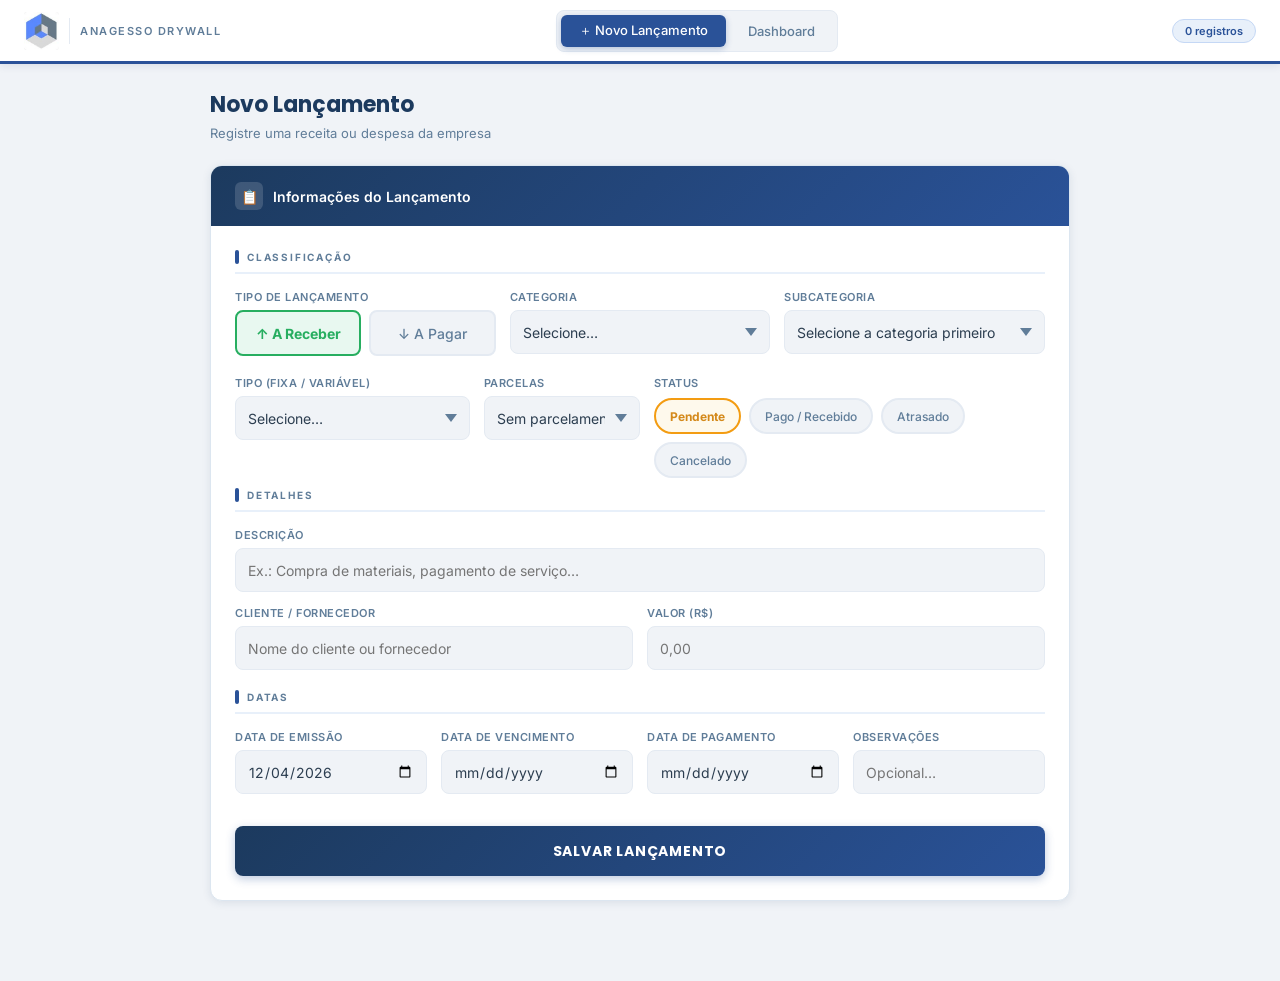
<file: ERP-ANAGESSO.html>
<!DOCTYPE html>
<html lang="pt-BR">
<head>
<meta charset="UTF-8">
<meta name="viewport" content="width=device-width, initial-scale=1.0">
<title>ERP Financeiro — Anagesso Drywall</title>
<link href="https://fonts.googleapis.com/css2?family=Inter:wght@400;500;600;700&family=Poppins:wght@700;800&display=swap" rel="stylesheet">
<style>
:root {
  --bd:#1c3a5e;--bm:#2a5298;--bl:#4a7cbf;--bp:#e8f0fa;--bp2:#c5d8f5;
  --st:#607d99;--gd:#2c3e50;--gm:#5d6d7e;--gl:#bdc3c7;
  --gb:#f0f3f7;--gb2:#e4eaf2;--wh:#ffffff;
  --gr:#27ae60;--grl:#e8f8f0;--grb:#27ae60;
  --rd:#c0392b;--rdl:#fdf0ee;--rdb:#e74c3c;
  --yl:#d4891a;--yll:#fef9ec;--ylb:#f39c12;
  --r:8px;--rl:12px;
  --sh:0 2px 8px rgba(28,58,94,.10);--shm:0 4px 16px rgba(28,58,94,.16);
  --nh:64px;
}
*,*::before,*::after{box-sizing:border-box;margin:0;padding:0}
html{scroll-behavior:smooth}
body{font-family:'Inter',sans-serif;background:var(--gb);color:var(--gd);min-height:100vh}

/* HEADER */
header{position:fixed;top:0;left:0;right:0;height:var(--nh);background:var(--wh);border-bottom:3px solid var(--bm);display:flex;align-items:center;justify-content:space-between;padding:0 24px;z-index:500;box-shadow:var(--sh)}
.hlogo{display:flex;align-items:center;gap:10px}
.hlogo img{height:38px;width:auto;display:block}
.hdiv{width:1px;height:26px;background:var(--gb2)}
.hsubt{font-size:11px;font-weight:600;color:var(--st);letter-spacing:1.5px;text-transform:uppercase}
.nav-desktop{display:flex;gap:4px;background:var(--gb);padding:4px;border-radius:var(--r);border:1px solid var(--gb2)}
.nav-btn{padding:7px 18px;border-radius:6px;border:none;background:transparent;color:var(--st);font-family:'Inter',sans-serif;font-size:13px;font-weight:500;cursor:pointer;transition:all .2s;white-space:nowrap}
.nav-btn.ativo{background:var(--bm);color:var(--wh);box-shadow:0 2px 6px rgba(42,82,152,.3)}
.nav-btn:not(.ativo):hover{background:var(--bp);color:var(--bd)}
.nav-right{display:flex;align-items:center;gap:10px}
.rbadge{background:var(--bp);color:var(--bm);border:1px solid var(--bp2);padding:4px 12px;border-radius:20px;font-size:11px;font-weight:600}
.hamburger{display:none;background:none;border:none;cursor:pointer;padding:8px;color:var(--bd);align-items:center;justify-content:center;width:40px;height:40px}

/* MENU MOBILE */
.mobile-menu{display:none;position:fixed;top:var(--nh);left:0;right:0;background:var(--wh);border-bottom:3px solid var(--bm);padding:10px 16px 16px;z-index:490;box-shadow:var(--shm);flex-direction:column;gap:6px}
.mobile-menu.aberto{display:flex}
.mobile-menu .nav-btn{padding:14px 16px;text-align:left;font-size:15px;border-radius:var(--r);display:block;width:100%}
.menu-overlay{display:none;position:fixed;inset:0;background:rgba(0,0,0,.35);z-index:480}
.menu-overlay.aberto{display:block}

/* PÁGINAS */
.pagina{display:none;padding-top:calc(var(--nh) + 24px);min-height:100vh}
.pagina.ativa{display:block}

/* FORM */
.pg-form{max-width:900px;margin:0 auto;padding:0 20px 80px}
.pg-titulo{margin-bottom:24px}
.pg-titulo h1{font-family:'Poppins',sans-serif;font-size:22px;font-weight:700;color:var(--bd);margin-bottom:4px}
.pg-titulo p{font-size:13px;color:var(--st)}
.card{background:var(--wh);border-radius:var(--rl);box-shadow:var(--sh);border:1px solid #dce6f0;overflow:hidden}
.card-topo{background:linear-gradient(135deg,var(--bd),var(--bm));padding:16px 24px;display:flex;align-items:center;gap:10px}
.card-topo h2{font-size:14px;font-weight:600;color:var(--wh)}
.card-ico{width:28px;height:28px;background:rgba(255,255,255,.15);border-radius:6px;display:flex;align-items:center;justify-content:center;font-size:14px}
.card-corpo{padding:24px}
.secao{font-size:10px;font-weight:700;letter-spacing:1.8px;text-transform:uppercase;color:var(--st);margin-bottom:16px;padding-bottom:8px;border-bottom:2px solid var(--bp);display:flex;align-items:center;gap:8px}
.secao::before{content:'';width:4px;height:14px;background:var(--bm);border-radius:2px;flex-shrink:0}
.grade{display:grid;gap:14px;margin-bottom:24px}
.g3{grid-template-columns:repeat(3,1fr)}
.g2{grid-template-columns:repeat(2,1fr)}
.g4{grid-template-columns:repeat(4,1fr)}
.g15{grid-template-columns:1.5fr 1fr 2.5fr}
.c2{grid-column:span 2}.c3{grid-column:span 3}
.campo{display:flex;flex-direction:column;gap:6px}
.campo label{font-size:11px;font-weight:600;color:var(--st);letter-spacing:.5px;text-transform:uppercase}
input,select,textarea{background:var(--gb);border:1.5px solid var(--gb2);border-radius:var(--r);color:var(--gd);font-family:'Inter',sans-serif;font-size:14px;padding:10px 12px;outline:none;transition:border-color .18s,box-shadow .18s;width:100%;-webkit-appearance:none;appearance:none;min-height:44px}
input:focus,select:focus,textarea:focus{border-color:var(--bm);background:var(--wh);box-shadow:0 0 0 3px rgba(42,82,152,.12)}
select{background-image:url("data:image/svg+xml,%3Csvg xmlns='http://www.w3.org/2000/svg' width='12' height='8'%3E%3Cpath d='M0 0l6 8 6-8z' fill='%23607d99'/%3E%3C/svg%3E");background-repeat:no-repeat;background-position:right 12px center;padding-right:34px;cursor:pointer}
textarea{resize:vertical;min-height:72px}

/* TIPO TOGGLE */
.tipo-tog{display:grid;grid-template-columns:1fr 1fr;gap:8px}
.tipo-btn{padding:12px 8px;border-radius:var(--r);border:2px solid var(--gb2);background:var(--gb);color:var(--st);font-family:'Inter',sans-serif;font-size:14px;font-weight:500;cursor:pointer;transition:all .2s;text-align:center;display:flex;align-items:center;justify-content:center;gap:6px;min-height:46px;-webkit-appearance:none}
.tipo-btn:hover{background:var(--bp);border-color:var(--bl)}
.tipo-btn.receber.ativo{background:var(--grl);border-color:var(--grb);color:var(--gr);font-weight:700}
.tipo-btn.pagar.ativo{background:var(--rdl);border-color:var(--rdb);color:var(--rd);font-weight:700}

/* PILLS */
.pills{display:flex;gap:8px;flex-wrap:wrap;padding:2px 0}
.pill{padding:8px 14px;border-radius:20px;border:2px solid var(--gb2);background:var(--gb);color:var(--st);font-family:'Inter',sans-serif;font-size:12px;font-weight:500;cursor:pointer;transition:all .18s;min-height:36px;display:flex;align-items:center;-webkit-appearance:none}
.pill:hover{border-color:var(--bl);background:var(--bp)}
.pill.ativo[data-v="pendente"]{background:var(--yll);border-color:var(--ylb);color:var(--yl);font-weight:700}
.pill.ativo[data-v="pago"]{background:var(--grl);border-color:var(--grb);color:var(--gr);font-weight:700}
.pill.ativo[data-v="atrasado"]{background:var(--rdl);border-color:var(--rdb);color:var(--rd);font-weight:700}
.pill.ativo[data-v="cancelado"]{background:var(--gb2);border-color:var(--gl);color:var(--gm);font-weight:700}

.parc-info{font-size:12px;color:var(--bm);padding:8px 12px;background:var(--bp);border-radius:var(--r);border-left:3px solid var(--bm);display:none;margin-bottom:8px}
.btn-salvar{width:100%;padding:14px;background:linear-gradient(135deg,var(--bd),var(--bm));color:var(--wh);border:none;border-radius:var(--r);font-family:'Poppins',sans-serif;font-size:14px;font-weight:700;letter-spacing:.8px;text-transform:uppercase;cursor:pointer;transition:all .2s;margin-top:8px;box-shadow:0 3px 10px rgba(42,82,152,.3);min-height:50px}
.btn-salvar:hover{box-shadow:0 5px 16px rgba(42,82,152,.45);transform:translateY(-1px)}
.btn-salvar:active{transform:translateY(0)}

/* DASHBOARD */
.pg-dash{padding:0 20px 100px;max-width:1400px;margin:0 auto}
.pg-dash .pg-titulo{padding-top:calc(var(--nh) + 24px);margin-bottom:20px}
.alertas{margin-bottom:20px;display:flex;flex-direction:column;gap:8px}
.alerta{display:flex;align-items:center;gap:12px;padding:12px 16px;border-radius:var(--r);border-left:4px solid;font-size:13px;font-weight:500;box-shadow:var(--sh)}
.alerta.perigo{border-color:var(--rdb);color:var(--rd);background:var(--rdl)}
.alerta.aviso{border-color:var(--ylb);color:var(--yl);background:var(--yll)}
.alerta.info{border-color:var(--bl);color:var(--bm);background:var(--bp)}
.alerta.ok{border-color:var(--grb);color:var(--gr);background:var(--grl)}
.alerta-ico{font-size:18px;flex-shrink:0}
.alerta-txt{flex:1;line-height:1.4}
.alerta-val{font-weight:700;font-size:14px;white-space:nowrap;margin-left:auto}
.filtros-card{background:var(--wh);border-radius:var(--rl);box-shadow:var(--sh);border:1px solid #dce6f0;padding:16px 20px;margin-bottom:20px}
.filtros-tit{font-size:10px;font-weight:700;letter-spacing:1.5px;text-transform:uppercase;color:var(--st);margin-bottom:12px}
.filtros-linha{display:flex;gap:10px;flex-wrap:wrap;align-items:flex-end}
.filtro-g{display:flex;flex-direction:column;gap:4px}
.filtro-lbl{font-size:10px;font-weight:600;color:var(--st);letter-spacing:.5px;text-transform:uppercase}
.filtro-sel{background:var(--gb);border:1.5px solid var(--gb2);border-radius:var(--r);color:var(--gd);font-family:'Inter',sans-serif;font-size:12px;padding:7px 28px 7px 10px;outline:none;cursor:pointer;min-width:130px;height:38px;background-image:url("data:image/svg+xml,%3Csvg xmlns='http://www.w3.org/2000/svg' width='10' height='6'%3E%3Cpath d='M0 0l5 6 5-6z' fill='%23607d99'/%3E%3C/svg%3E");background-repeat:no-repeat;background-position:right 10px center;-webkit-appearance:none;appearance:none}
.filtro-sel:focus{border-color:var(--bm)}
.btn-limpar{padding:7px 14px;background:var(--rdl);border:1.5px solid var(--rdb);border-radius:var(--r);color:var(--rd);font-family:'Inter',sans-serif;font-size:12px;font-weight:600;cursor:pointer;height:38px;transition:all .18s}
.btn-limpar:hover{background:var(--rdb);color:var(--wh)}
.btn-novo{margin-left:auto;padding:7px 18px;background:var(--bm);border:none;border-radius:var(--r);color:var(--wh);font-family:'Inter',sans-serif;font-size:12px;font-weight:700;cursor:pointer;height:38px;box-shadow:0 2px 8px rgba(42,82,152,.25);transition:background .18s}
.btn-novo:hover{background:var(--bd)}
.metricas{display:grid;grid-template-columns:repeat(4,1fr);gap:14px;margin-bottom:20px}
.metrica{background:var(--wh);border-radius:var(--rl);box-shadow:var(--sh);border:1px solid #dce6f0;padding:18px 20px;position:relative;overflow:hidden}
.metrica::before{content:'';position:absolute;top:0;left:0;right:0;height:4px}
.metrica.cgr::before{background:var(--gr)}.metrica.crd::before{background:var(--rdb)}.metrica.cyl::before{background:var(--ylb)}.metrica.cbl::before{background:var(--bm)}
.met-ico{width:38px;height:38px;border-radius:10px;display:flex;align-items:center;justify-content:center;font-size:17px;margin-bottom:10px}
.met-ico.cgr{background:var(--grl)}.met-ico.crd{background:var(--rdl)}.met-ico.cyl{background:var(--yll)}.met-ico.cbl{background:var(--bp)}
.met-lbl{font-size:10px;font-weight:600;color:var(--st);text-transform:uppercase;letter-spacing:.8px;margin-bottom:4px}
.met-val{font-family:'Poppins',sans-serif;font-size:20px;font-weight:700;letter-spacing:-.5px;margin-bottom:3px}
.met-val.cgr{color:var(--gr)}.met-val.crd{color:var(--rd)}.met-val.cyl{color:var(--yl)}.met-val.cbl{color:var(--bm)}
.met-sub{font-size:11px;color:var(--gl)}
.graficos{display:grid;grid-template-columns:1fr 1fr 1fr;gap:14px;margin-bottom:20px}
.grafico-card{background:var(--wh);border-radius:var(--rl);box-shadow:var(--sh);border:1px solid #dce6f0;padding:20px}
.grafico-tit{font-size:11px;font-weight:700;text-transform:uppercase;letter-spacing:1px;color:var(--bd);margin-bottom:14px;padding-bottom:10px;border-bottom:2px solid var(--bp)}
.donut-wrap{display:flex;flex-direction:column;align-items:center;gap:14px}
.donut-svg{width:130px;height:130px}
.donut-leg{width:100%}
.d-item{display:flex;align-items:center;justify-content:space-between;padding:5px 0;border-bottom:1px solid var(--gb2);font-size:11.5px}
.d-item:last-child{border-bottom:none}
.d-dot{width:8px;height:8px;border-radius:2px;flex-shrink:0}
.d-lbl{color:var(--st);flex:1;margin-left:8px;white-space:nowrap;overflow:hidden;text-overflow:ellipsis}
.d-pct{font-weight:700;color:var(--gd)}
.barras{display:flex;flex-direction:column;gap:11px}
.barra-row{display:flex;align-items:center;gap:10px}
.barra-lbl{font-size:11px;color:var(--st);width:95px;flex-shrink:0;overflow:hidden;text-overflow:ellipsis;white-space:nowrap}
.barra-trilho{flex:1;height:7px;background:var(--gb2);border-radius:4px;overflow:hidden}
.barra-fill{height:100%;border-radius:4px;transition:width .6s ease}
.barra-val{font-size:11px;color:var(--gd);font-weight:600;width:70px;text-align:right;flex-shrink:0}
.status-lista{display:flex;flex-direction:column;gap:10px}
.status-item{display:flex;align-items:center;justify-content:space-between;padding:10px 14px;border-radius:var(--r);border:1.5px solid var(--gb2);background:var(--gb)}
.s-esq{display:flex;align-items:center;gap:8px}
.s-dot{width:8px;height:8px;border-radius:50%}
.s-nome{font-size:12px;font-weight:500;color:var(--gd)}
.s-dir{text-align:right}
.s-cnt{font-family:'Poppins',sans-serif;font-size:20px;font-weight:700;line-height:1}
.s-val{font-size:10px;color:var(--st)}
.tabela-card{background:var(--wh);border-radius:var(--rl);box-shadow:var(--sh);border:1px solid #dce6f0;overflow:hidden}
.tabela-topo{padding:14px 20px;display:flex;align-items:center;justify-content:space-between;border-bottom:1px solid var(--gb2);flex-wrap:wrap;gap:8px}
.tabela-titulo{font-size:13px;font-weight:700;color:var(--bd)}
.tabela-contagem{background:var(--bp);color:var(--bm);border:1px solid var(--bp2);padding:3px 10px;border-radius:20px;font-size:11px;font-weight:600}
.tabela-scroll{overflow-x:auto;-webkit-overflow-scrolling:touch}
table{width:100%;border-collapse:collapse;min-width:700px}
thead th{padding:10px 12px;text-align:left;font-size:10px;letter-spacing:1.2px;text-transform:uppercase;color:var(--st);background:var(--gb);border-bottom:1px solid var(--gb2);white-space:nowrap}
tbody tr{border-bottom:1px solid var(--gb2);transition:background .12s}
tbody tr:last-child{border-bottom:none}
tbody tr:hover{background:var(--bp)}
td{padding:10px 12px;font-size:12px;color:var(--st);white-space:nowrap}
.td-desc{max-width:140px;overflow:hidden;text-overflow:ellipsis;color:var(--gd);font-weight:500}
.td-gr{color:var(--gr);font-weight:600}.td-rd{color:var(--rd);font-weight:600}
.badge{display:inline-flex;align-items:center;padding:3px 9px;border-radius:20px;font-size:10.5px;font-weight:600;border:1.5px solid;white-space:nowrap}
.b-receber{background:var(--grl);border-color:var(--grb);color:var(--gr)}
.b-pagar{background:var(--rdl);border-color:var(--rdb);color:var(--rd)}
.b-pendente{background:var(--yll);border-color:var(--ylb);color:var(--yl)}
.b-pago{background:var(--grl);border-color:var(--grb);color:var(--gr)}
.b-atrasado{background:var(--rdl);border-color:var(--rdb);color:var(--rd)}
.b-cancelado{background:var(--gb2);border-color:var(--gl);color:var(--gm)}
.b-fixa{background:var(--bp);border-color:var(--bp2);color:var(--bm)}
.b-variavel{background:#f3eeff;border-color:#c4a8f0;color:#7b3fe4}
.st-sel{border:1.5px solid;border-radius:20px;font-family:'Inter',sans-serif;font-size:10.5px;font-weight:600;padding:3px 24px 3px 9px;cursor:pointer;outline:none;background-image:url("data:image/svg+xml,%3Csvg xmlns='http://www.w3.org/2000/svg' width='8' height='5'%3E%3Cpath d='M0 0l4 5 4-5z' fill='%23607d99'/%3E%3C/svg%3E");background-repeat:no-repeat;background-position:right 6px center;-webkit-appearance:none;appearance:none}
.st-sel.s-pendente{background-color:var(--yll);border-color:var(--ylb);color:var(--yl)}
.st-sel.s-pago{background-color:var(--grl);border-color:var(--grb);color:var(--gr)}
.st-sel.s-atrasado{background-color:var(--rdl);border-color:var(--rdb);color:var(--rd)}
.st-sel.s-cancelado{background-color:var(--gb2);border-color:var(--gl);color:var(--gm)}
.btn-del{background:none;border:1.5px solid var(--gb2);color:var(--st);padding:4px 10px;border-radius:6px;font-size:11px;cursor:pointer;transition:all .18s;font-family:'Inter',sans-serif}
.btn-del:hover{border-color:var(--rdb);color:var(--rd);background:var(--rdl)}
.vazio{padding:50px 20px;text-align:center}
.vazio-ico{font-size:38px;margin-bottom:10px;opacity:.4}
.vazio-txt{font-size:14px;font-weight:600;color:var(--gm);margin-bottom:4px}
.vazio-sub{font-size:12px;color:var(--gl)}
.toast{position:fixed;bottom:24px;right:20px;background:var(--wh);border:1.5px solid var(--grb);color:var(--gd);padding:12px 18px;border-radius:var(--r);font-size:13px;font-weight:500;z-index:9999;transform:translateY(80px);opacity:0;transition:all .3s cubic-bezier(.34,1.56,.64,1);box-shadow:var(--shm);max-width:320px}
.toast.show{transform:translateY(0);opacity:1}
.toast.erro{border-color:var(--rdb)}

/* NAV MOBILE INFERIOR */
.nav-mobile{display:none;position:fixed;bottom:0;left:0;right:0;height:60px;background:var(--wh);border-top:2px solid var(--bm);z-index:500;box-shadow:0 -2px 12px rgba(28,58,94,.12)}
.nav-mobile-btn{flex:1;display:flex;flex-direction:column;align-items:center;justify-content:center;gap:3px;border:none;background:transparent;font-family:'Inter',sans-serif;font-size:11px;font-weight:500;color:var(--st);cursor:pointer;transition:color .15s;padding:6px 0}
.nav-mobile-btn .icone{font-size:20px;line-height:1}
.nav-mobile-btn.ativo{color:var(--bm);font-weight:700}

/* RESPONSIVO */
@media(max-width:1100px){
  .graficos{grid-template-columns:1fr 1fr}
  .graficos .grafico-card:last-child{grid-column:span 2}
  .metricas{grid-template-columns:repeat(2,1fr)}
}
@media(max-width:768px){
  :root{--nh:56px}
  header{padding:0 14px}
  .hsubt,.hdiv{display:none}
  .hlogo img{height:32px}
  .nav-desktop{display:none}
  .hamburger{display:flex}
  .rbadge{display:none}
  .nav-mobile{display:flex}
  .pagina{padding-top:calc(var(--nh) + 14px)}
  .pg-form{padding:0 12px 80px}
  .pg-dash{padding:0 12px 80px}
  .pg-dash .pg-titulo{padding-top:14px}
  .card-corpo{padding:16px}
  .card-topo{padding:14px 16px}
  .grade.g3{grid-template-columns:1fr 1fr}
  .grade.g4{grid-template-columns:1fr 1fr}
  .grade.g15{grid-template-columns:1fr 1fr}
  .grade.g2{grid-template-columns:1fr}
  .c2,.c3{grid-column:span 1}
  .metricas{grid-template-columns:repeat(2,1fr);gap:10px}
  .graficos{grid-template-columns:1fr}
  .graficos .grafico-card:last-child{grid-column:span 1}
  .filtros-linha{flex-direction:column}
  .filtro-sel,.filtro-g{width:100%;min-width:0}
  .btn-limpar,.btn-novo{width:100%;margin-left:0;text-align:center}
  .metrica{padding:14px}
  .met-val{font-size:17px}
  .toast{bottom:70px;right:12px;left:12px;max-width:none}
}
@media(max-width:480px){
  .grade.g3{grid-template-columns:1fr}
  .grade.g4{grid-template-columns:1fr 1fr}
  .grade.g15{grid-template-columns:1fr}
  .metricas{grid-template-columns:1fr 1fr}
  .pill{font-size:11.5px;padding:7px 11px}
}
</style>
</head>
<body>

<header>
  <div class="hlogo">
    <img src="[data-uri]" alt="Anagesso Drywall">
    <div class="hdiv"></div>
    <span class="hsubt">Anagesso Drywall</span>
  </div>
  <div class="nav-desktop">
    <button class="nav-btn ativo" id="nb-form" onclick="irPara('form')">＋ Novo Lançamento</button>
    <button class="nav-btn"       id="nb-dash" onclick="irPara('dash')">Dashboard</button>
  </div>
  <div class="nav-right">
    <span class="rbadge" id="totalCount">0 registros</span>
    <button class="hamburger" id="btnMenu" onclick="toggleMenu()" aria-label="Menu">
      <svg width="24" height="24" viewBox="0 0 24 24" fill="none" stroke="currentColor" stroke-width="2.5" stroke-linecap="round">
        <line x1="3" y1="6"  x2="21" y2="6"/>
        <line x1="3" y1="12" x2="21" y2="12"/>
        <line x1="3" y1="18" x2="21" y2="18"/>
      </svg>
    </button>
  </div>
</header>

<div class="menu-overlay" id="menuOverlay" onclick="fecharMenu()"></div>
<div class="mobile-menu" id="mobileMenu">
  <button class="nav-btn ativo" id="mm-form" onclick="irPara('form')">📋 Novo Lançamento</button>
  <button class="nav-btn"       id="mm-dash" onclick="irPara('dash')">Dashboard</button>
</div>

<!-- FORMULÁRIO -->
<div id="pagina-form" class="pagina ativa">
  <div class="pg-form">
    <div class="pg-titulo">
      <h1>Novo Lançamento</h1>
      <p>Registre uma receita ou despesa da empresa</p>
    </div>
    <div class="card">
      <div class="card-topo"><div class="card-ico">📋</div><h2>Informações do Lançamento</h2></div>
      <div class="card-corpo">

        <div class="secao">Classificação</div>
        <div class="grade g3" style="margin-bottom:20px">
          <div class="campo">
            <label>Tipo de lançamento</label>
            <div class="tipo-tog">
              <button type="button" class="tipo-btn receber ativo" id="btn-rec" onclick="setTipo('receber')">↑ A Receber</button>
              <button type="button" class="tipo-btn pagar"          id="btn-pag" onclick="setTipo('pagar')">↓ A Pagar</button>
            </div>
            <input type="hidden" id="f-tipo" value="receber">
          </div>
          <div class="campo">
            <label>Categoria</label>
            <select id="f-cat" onchange="atualizarSub()">
              <option value="">Selecione…</option>
              <option value="receita">Receita</option>
              <option value="despesa">Despesa</option>
            </select>
          </div>
          <div class="campo">
            <label>Subcategoria</label>
            <select id="f-sub"><option value="">Selecione a categoria primeiro</option></select>
          </div>
        </div>

        <div class="grade g15" style="margin-bottom:8px">
          <div class="campo">
            <label>Tipo (Fixa / Variável)</label>
            <select id="f-tipod">
              <option value="">Selecione…</option>
              <option value="fixa">Fixa</option>
              <option value="variavel">Variável</option>
            </select>
          </div>
          <div class="campo">
            <label>Parcelas</label>
            <select id="f-parc" onchange="previewParc()"></select>
          </div>
          <div class="campo">
            <label>Status</label>
            <div class="pills">
              <button type="button" class="pill ativo" data-v="pendente"  onclick="setStatus(this)">Pendente</button>
              <button type="button" class="pill"       data-v="pago"      onclick="setStatus(this)">Pago / Recebido</button>
              <button type="button" class="pill"       data-v="atrasado"  onclick="setStatus(this)">Atrasado</button>
              <button type="button" class="pill"       data-v="cancelado" onclick="setStatus(this)">Cancelado</button>
            </div>
            <input type="hidden" id="f-status" value="pendente">
          </div>
        </div>
        <div id="parc-preview" class="parc-info" style="margin-bottom:24px"></div>

        <div class="secao">Detalhes</div>
        <div class="grade g2" style="margin-bottom:20px">
          <div class="campo c2">
            <label>Descrição</label>
            <input type="text" id="f-desc" placeholder="Ex.: Compra de materiais, pagamento de serviço…">
          </div>
          <div class="campo">
            <label>Cliente / Fornecedor</label>
            <input type="text" id="f-parc-nome" placeholder="Nome do cliente ou fornecedor">
          </div>
          <div class="campo">
            <label>Valor (R$)</label>
            <input type="number" id="f-valor" placeholder="0,00" step="0.01" min="0" oninput="previewParc()">
          </div>
        </div>

        <div class="secao">Datas</div>
        <div class="grade g4" style="margin-bottom:24px">
          <div class="campo">
            <label>Data de Emissão</label>
            <input type="date" id="f-emissao">
          </div>
          <div class="campo">
            <label>Data de Vencimento</label>
            <input type="date" id="f-venc" oninput="previewParc()">
          </div>
          <div class="campo">
            <label>Data de Pagamento</label>
            <input type="date" id="f-pag">
          </div>
          <div class="campo">
            <label>Observações</label>
            <input type="text" id="f-obs" placeholder="Opcional…">
          </div>
        </div>

        <button type="button" class="btn-salvar" onclick="salvar()">SALVAR LANÇAMENTO</button>
      </div>
    </div>
  </div>
</div>

<!-- DASHBOARD -->
<div id="pagina-dash" class="pagina">
  <div class="pg-dash">
    <div class="pg-titulo">
      <h1>Dashboard Financeiro</h1>
      <p>Visão gerencial de todas as movimentações</p>
    </div>
    <div class="alertas" id="alertas"></div>
    <div class="filtros-card">
      <div class="filtros-tit">🔍 Filtros</div>
      <div class="filtros-linha">
        <div class="filtro-g"><span class="filtro-lbl">Tipo</span>
          <select class="filtro-sel" id="fil-tipo" onchange="renderTabela()">
            <option value="">Todos</option><option value="receber">A Receber</option><option value="pagar">A Pagar</option>
          </select></div>
        <div class="filtro-g"><span class="filtro-lbl">Categoria</span>
          <select class="filtro-sel" id="fil-cat" onchange="renderTabela()">
            <option value="">Todas</option><option value="receita">Receita</option><option value="despesa">Despesa</option>
          </select></div>
        <div class="filtro-g"><span class="filtro-lbl">Status</span>
          <select class="filtro-sel" id="fil-status" onchange="renderTabela()">
            <option value="">Todos</option><option value="pendente">Pendente</option><option value="pago">Pago/Recebido</option><option value="atrasado">Atrasado</option><option value="cancelado">Cancelado</option>
          </select></div>
        <div class="filtro-g"><span class="filtro-lbl">Período</span>
          <select class="filtro-sel" id="fil-per" onchange="renderTabela()">
            <option value="">Todos</option><option value="7">Próx. 7 dias</option><option value="30">Próx. 30 dias</option><option value="mes">Mês atual</option><option value="vencido">Vencidos</option>
          </select></div>
        <button class="btn-limpar" onclick="limparFiltros()">✕ Limpar</button>
        <button class="btn-novo"   onclick="irPara('form')">＋ Novo</button>
      </div>
    </div>
    <div class="metricas">
      <div class="metrica cgr"><div class="met-ico cgr">💰</div><div class="met-lbl">Total a Receber</div><div class="met-val cgr" id="m-rec">R$ 0,00</div><div class="met-sub" id="m-rec-ct">0 lançamentos</div></div>
      <div class="metrica crd"><div class="met-ico crd">💸</div><div class="met-lbl">Total a Pagar</div><div class="met-val crd" id="m-pag">R$ 0,00</div><div class="met-sub" id="m-pag-ct">0 lançamentos</div></div>
      <div class="metrica cyl"><div class="met-ico cyl">⏳</div><div class="met-lbl">Em Aberto / Pendente</div><div class="met-val cyl" id="m-pend">R$ 0,00</div><div class="met-sub" id="m-pend-ct">0 em aberto</div></div>
      <div class="metrica cbl"><div class="met-ico cbl">📈</div><div class="met-lbl">Saldo Líquido</div><div class="met-val cbl" id="m-saldo">R$ 0,00</div><div class="met-sub" id="m-saldo-sub">Receber − Pagar</div></div>
    </div>
    <div class="graficos">
      <div class="grafico-card"><div class="grafico-tit">Despesas por Subcategoria</div>
        <div class="donut-wrap">
          <svg class="donut-svg" viewBox="0 0 100 100" id="donut-svg"><circle cx="50" cy="50" r="38" fill="none" stroke="#e4eaf2" stroke-width="14"/><text x="50" y="54" text-anchor="middle" font-size="7.5" fill="#bdc3c7" font-family="Inter">sem dados</text></svg>
          <div class="donut-leg" id="donut-leg"></div>
        </div></div>
      <div class="grafico-card"><div class="grafico-tit">Ranking de Despesas</div><div class="barras" id="barras-desp"><div style="color:var(--gl);font-size:12px;padding:20px 0;text-align:center">Nenhuma despesa</div></div></div>
      <div class="grafico-card"><div class="grafico-tit">Por Status</div><div class="status-lista" id="status-lista"></div></div>
    </div>
    <div class="tabela-card">
      <div class="tabela-topo"><span class="tabela-titulo">Lançamentos</span><span class="tabela-contagem" id="tab-cnt">0 registros</span></div>
      <div class="tabela-scroll"><div id="tab-wrap"></div></div>
    </div>
  </div>
</div>

<!-- NAV MOBILE INFERIOR -->
<nav class="nav-mobile">
  <button class="nav-mobile-btn ativo" id="nmb-form" onclick="irPara('form')"><span class="icone">📋</span><span>Lançamento</span></button>
  <button class="nav-mobile-btn"       id="nmb-dash" onclick="irPara('dash')"><span class="icone">📊</span><span>Dashboard</span></button>
</nav>

<div class="toast" id="toast"></div>

<script>
const KEY='anagesso_erp_v3';
function carregar(){try{return JSON.parse(localStorage.getItem(KEY))||[];}catch{return [];}}
function salvarDados(d){localStorage.setItem(KEY,JSON.stringify(d));atualizarContador();}
function atualizarContador(){const n=carregar().length;document.getElementById('totalCount').textContent=n+' registro'+(n!==1?'s':'');}

function irPara(p){
  document.querySelectorAll('.pagina').forEach(x=>x.classList.remove('ativa'));
  document.getElementById('pagina-'+p).classList.add('ativa');
  ['nb-form','nb-dash','mm-form','mm-dash','nmb-form','nmb-dash'].forEach(id=>{
    const el=document.getElementById(id);
    if(el) el.classList.toggle('ativo',(id.endsWith('form')&&p==='form')||(id.endsWith('dash')&&p==='dash'));
  });
  if(p==='dash'){autoStatus();renderDash();}
  fecharMenu();
  window.scrollTo(0,0);
}
function toggleMenu(){
  const m=document.getElementById('mobileMenu'),o=document.getElementById('menuOverlay');
  if(m.classList.contains('aberto')){fecharMenu();}else{m.classList.add('aberto');o.classList.add('aberto');}
}
function fecharMenu(){
  document.getElementById('mobileMenu').classList.remove('aberto');
  document.getElementById('menuOverlay').classList.remove('aberto');
}

const SUBS={
  receita:['Venda de Produto','Serviços Prestados'],
  despesa:['Boletos de fornecedor','Aluguel','Água','Energia','Internet','Cheque','Cartão','Financiamento','Combustível','Mão de Obra','Impostos','Outros']
};
function atualizarSub(){
  const cat=document.getElementById('f-cat').value,sel=document.getElementById('f-sub');
  sel.innerHTML='';
  if(!cat){sel.innerHTML='<option value="">Selecione a categoria primeiro</option>';return;}
  sel.innerHTML='<option value="">Selecione…</option>';
  SUBS[cat].forEach(s=>{const o=document.createElement('option');o.value=s;o.textContent=s;sel.appendChild(o);});
}

(function(){
  const sel=document.getElementById('f-parc');
  sel.innerHTML='<option value="1">Sem parcelamento (1×)</option>';
  for(let i=2;i<=72;i++){const o=document.createElement('option');o.value=i;o.textContent=i+'×';sel.appendChild(o);}
})();

function addMeses(ds,m){const d=new Date(ds+'T00:00:00'),dia=d.getDate();d.setMonth(d.getMonth()+m);if(d.getDate()!==dia)d.setDate(0);return d.toISOString().split('T')[0];}

function previewParc(){
  const n=parseInt(document.getElementById('f-parc').value)||1;
  const v=parseFloat(document.getElementById('f-valor').value)||0;
  const vc=document.getElementById('f-venc').value;
  const el=document.getElementById('parc-preview');
  if(n<=1){el.style.display='none';return;}
  let t=`📦 Serão criados <strong>${n} lançamentos</strong>`;
  if(v>0)t+=` de <strong>${fmtR(v)}</strong> cada — total: <strong>${fmtR(v*n)}</strong>`;
  if(vc)t+=` — de <strong>${fmtD(vc)}</strong> a <strong>${fmtD(addMeses(vc,n-1))}</strong>`;
  el.innerHTML=t+'.';el.style.display='block';
}

function setTipo(t){
  document.getElementById('f-tipo').value=t;
  document.getElementById('btn-rec').classList.toggle('ativo',t==='receber');
  document.getElementById('btn-pag').classList.toggle('ativo',t==='pagar');
  document.getElementById('f-cat').value=t==='receber'?'receita':'despesa';
  atualizarSub();
}
function setStatus(btn){
  document.querySelectorAll('.pill').forEach(p=>p.classList.remove('ativo'));
  btn.classList.add('ativo');
  document.getElementById('f-status').value=btn.dataset.v;
}

function salvar(){
  const tipo    =document.getElementById('f-tipo').value;
  const cat     =document.getElementById('f-cat').value;
  const sub     =document.getElementById('f-sub').value;
  const tipod   =document.getElementById('f-tipod').value;
  const parcN   =parseInt(document.getElementById('f-parc').value)||1;
  const desc    =document.getElementById('f-desc').value.trim();
  const parceiro=document.getElementById('f-parc-nome').value.trim();
  const valor   =parseFloat(document.getElementById('f-valor').value);
  const emissao =document.getElementById('f-emissao').value;
  const venc    =document.getElementById('f-venc').value;
  const pag     =document.getElementById('f-pag').value;
  const obs     =document.getElementById('f-obs').value.trim();
  const status  =document.getElementById('f-status').value;

  if(!cat)             return toast('⚠️ Selecione a categoria.',true);
  if(!sub)             return toast('⚠️ Selecione a subcategoria.',true);
  if(!desc)            return toast('⚠️ Informe a descrição.',true);
  if(!valor||valor<=0) return toast('⚠️ Informe um valor válido.',true);
  if(!emissao)         return toast('⚠️ Informe a data de emissão.',true);

  const dados=carregar();
  for(let i=0;i<parcN;i++){
    dados.unshift({id:Date.now()+i,tipo,cat,sub,tipod,desc,parceiro,valor,status,obs,emissao,pag,
      venc:venc?addMeses(venc,i):'',parcela:parcN>1?`${i+1}/${parcN}`:''});
  }
  salvarDados(dados);
  toast('✅ '+(parcN>1?parcN+' lançamentos salvos!':'Lançamento salvo com sucesso!'));
  resetForm();
}

function resetForm(){
  ['f-desc','f-parc-nome','f-valor','f-emissao','f-venc','f-pag','f-obs'].forEach(id=>document.getElementById(id).value='');
  document.getElementById('f-tipod').value='';
  document.getElementById('f-parc').value='1';
  document.getElementById('parc-preview').style.display='none';
  setTipo('receber');
  document.querySelectorAll('.pill').forEach(p=>p.classList.remove('ativo'));
  const pp=document.querySelector('.pill[data-v="pendente"]');
  if(pp)pp.classList.add('ativo');
  document.getElementById('f-status').value='pendente';
  document.getElementById('f-emissao').value=hoje();
}

function autoStatus(){
  const dados=carregar();const now=new Date();now.setHours(0,0,0,0);let ch=false;
  dados.forEach(x=>{
    if(!x.venc||['pago','cancelado'].includes(x.status))return;
    const dv=new Date(x.venc+'T00:00:00');
    if(dv<now&&x.status!=='atrasado'){x.status='atrasado';ch=true;}
    else if(dv>=now&&x.status==='atrasado'){x.status='pendente';ch=true;}
  });
  if(ch)salvarDados(dados);
}

function hoje(){return new Date().toISOString().split('T')[0];}
function fmtR(v){return 'R$ '+(v||0).toLocaleString('pt-BR',{minimumFractionDigits:2,maximumFractionDigits:2});}
function fmtD(d){if(!d)return '—';const[y,m,dd]=d.split('-');return dd+'/'+m+'/'+y;}

let toastTimer;
function toast(msg,err=false){
  const el=document.getElementById('toast');
  el.textContent=msg;el.className='toast show'+(err?' erro':'');
  clearTimeout(toastTimer);toastTimer=setTimeout(()=>el.className='toast',3500);
}

function renderDash(){
  const dados=carregar();
  renderAlertas(dados);
  const rec=dados.filter(x=>x.tipo==='receber'),pag=dados.filter(x=>x.tipo==='pagar');
  const pend=dados.filter(x=>['pendente','atrasado'].includes(x.status));
  const totR=rec.reduce((a,x)=>a+(x.valor||0),0),totP=pag.reduce((a,x)=>a+(x.valor||0),0);
  const totPend=pend.reduce((a,x)=>a+(x.valor||0),0),saldo=totR-totP;
  document.getElementById('m-rec').textContent=fmtR(totR);
  document.getElementById('m-rec-ct').textContent=rec.length+' lançamento'+(rec.length!==1?'s':'');
  document.getElementById('m-pag').textContent=fmtR(totP);
  document.getElementById('m-pag-ct').textContent=pag.length+' lançamento'+(pag.length!==1?'s':'');
  document.getElementById('m-pend').textContent=fmtR(totPend);
  document.getElementById('m-pend-ct').textContent=pend.length+' em aberto';
  document.getElementById('m-saldo').textContent=fmtR(Math.abs(saldo));
  document.getElementById('m-saldo').style.color=saldo>=0?'var(--gr)':'var(--rd)';
  document.getElementById('m-saldo-sub').textContent=saldo>=0?'↑ Resultado positivo':'↓ Resultado negativo';
  renderDonut(dados);renderBarras(dados);renderStatusLista(dados);renderTabela();
}

const CORES=['#2a5298','#27ae60','#e74c3c','#d4891a','#7b3fe4','#16a085','#e67e22','#8e44ad','#2980b9'];

function renderDonut(dados){
  const svg=document.getElementById('donut-svg'),leg=document.getElementById('donut-leg');
  const g={};dados.filter(x=>x.cat==='despesa').forEach(x=>{if(x.sub)g[x.sub]=(g[x.sub]||0)+(x.valor||0);});
  const ent=Object.entries(g).sort((a,b)=>b[1]-a[1]),tot=ent.reduce((s,[,v])=>s+v,0);
  if(!ent.length){svg.innerHTML='<circle cx="50" cy="50" r="38" fill="none" stroke="#e4eaf2" stroke-width="14"/><text x="50" y="54" text-anchor="middle" font-size="7.5" fill="#bdc3c7" font-family="Inter">sem dados</text>';leg.innerHTML='';return;}
  const r=38,cx=50,cy=50;let start=-Math.PI/2,paths='<circle cx="50" cy="50" r="38" fill="none" stroke="#e4eaf2" stroke-width="14"/>';
  ent.forEach(([,val],i)=>{
    const frac=val/tot,ang=frac*2*Math.PI,end=start+ang;
    const x1=cx+r*Math.cos(start),y1=cy+r*Math.sin(start),x2=cx+r*Math.cos(end),y2=cy+r*Math.sin(end);
    const lg=ang>Math.PI?1:0,c=CORES[i%CORES.length];
    if(frac<1)paths+=`<path d="M ${cx} ${cy} L ${x1} ${y1} A ${r} ${r} 0 ${lg} 1 ${x2} ${y2} Z" fill="${c}" opacity=".88"/>`;
    else paths+=`<circle cx="${cx}" cy="${cy}" r="${r}" fill="${c}" opacity=".88"/>`;
    start=end;
  });
  paths+=`<circle cx="50" cy="50" r="26" fill="#fff"/><text x="50" y="47" text-anchor="middle" font-size="6" fill="#9aa0b0" font-family="Inter">TOTAL</text>`;
  const vs=tot>=1000?(tot/1000).toFixed(1)+'k':fmtR(tot).replace('R$ ','');
  paths+=`<text x="50" y="57" text-anchor="middle" font-size="8" fill="#1c3a5e" font-family="Poppins" font-weight="700">${vs}</text>`;
  svg.innerHTML=paths;
  leg.innerHTML=ent.slice(0,5).map(([lbl,val],i)=>`<div class="d-item"><div class="d-dot" style="background:${CORES[i%CORES.length]}"></div><span class="d-lbl">${lbl}</span><span class="d-pct">${Math.round(val/tot*100)}%</span></div>`).join('');
}

function renderBarras(dados){
  const el=document.getElementById('barras-desp');
  const g={};dados.filter(x=>x.cat==='despesa').forEach(x=>{if(x.sub)g[x.sub]=(g[x.sub]||0)+(x.valor||0);});
  const ent=Object.entries(g).sort((a,b)=>b[1]-a[1]).slice(0,6),max=ent[0]?.[1]||1;
  if(!ent.length){el.innerHTML='<div style="color:var(--gl);font-size:12px;padding:20px 0;text-align:center">Nenhuma despesa</div>';return;}
  el.innerHTML=ent.map(([lbl,val],i)=>`<div class="barra-row"><span class="barra-lbl">${lbl}</span><div class="barra-trilho"><div class="barra-fill" style="width:${(val/max*100).toFixed(1)}%;background:${CORES[i%CORES.length]}"></div></div><span class="barra-val">${fmtR(val)}</span></div>`).join('');
}

function renderStatusLista(dados){
  const el=document.getElementById('status-lista');
  const sts=[{k:'pendente',n:'Pendente',c:'var(--yl)'},{k:'pago',n:'Pago/Recebido',c:'var(--gr)'},{k:'atrasado',n:'Atrasado',c:'var(--rd)'},{k:'cancelado',n:'Cancelado',c:'var(--gl)'}];
  el.innerHTML=sts.map(s=>{const it=dados.filter(x=>x.status===s.k),tot=it.reduce((a,x)=>a+(x.valor||0),0);
    return`<div class="status-item"><div class="s-esq"><div class="s-dot" style="background:${s.c}"></div><span class="s-nome">${s.n}</span></div><div class="s-dir"><div class="s-cnt" style="color:${s.c}">${it.length}</div><div class="s-val">${fmtR(tot)}</div></div></div>`;}).join('');
}

function renderAlertas(dados){
  const el=document.getElementById('alertas');el.innerHTML='';
  const now=new Date();now.setHours(0,0,0,0);
  const d7=new Date(now);d7.setDate(d7.getDate()+7);
  const d30=new Date(now);d30.setDate(d30.getDate()+30);
  const venc=dados.filter(x=>x.venc&&!['pago','cancelado'].includes(x.status)&&new Date(x.venc+'T00:00:00')<now);
  const p7=dados.filter(x=>x.venc&&!['pago','cancelado'].includes(x.status)&&new Date(x.venc+'T00:00:00')>=now&&new Date(x.venc+'T00:00:00')<=d7);
  const p30=dados.filter(x=>x.venc&&!['pago','cancelado'].includes(x.status)&&new Date(x.venc+'T00:00:00')>d7&&new Date(x.venc+'T00:00:00')<=d30);
  const als=[];
  if(venc.length)als.push({cls:'perigo',ico:'🚨',txt:`<strong>${venc.length} lançamento${venc.length>1?'s':''} vencido${venc.length>1?'s':''}</strong> em atraso`,val:fmtR(venc.reduce((a,x)=>a+(x.valor||0),0))});
  if(p7.length)als.push({cls:'aviso',ico:'⚠️',txt:`<strong>${p7.length} lançamento${p7.length>1?'s':''}</strong> a vencer nos próximos 7 dias`,val:fmtR(p7.reduce((a,x)=>a+(x.valor||0),0))});
  if(p30.length)als.push({cls:'info',ico:'📅',txt:`<strong>${p30.length} lançamento${p30.length>1?'s':''}</strong> vence${p30.length>1?'m':''} em até 30 dias`,val:fmtR(p30.reduce((a,x)=>a+(x.valor||0),0))});
  if(!als.length&&dados.length>0)als.push({cls:'ok',ico:'✅',txt:'Tudo em dia! Nenhum vencimento pendente nos próximos 30 dias.',val:''});
  el.innerHTML=als.map(a=>`<div class="alerta ${a.cls}"><span class="alerta-ico">${a.ico}</span><span class="alerta-txt">${a.txt}</span>${a.val?`<span class="alerta-val">${a.val}</span>`:''}</div>`).join('');
}

function limparFiltros(){['fil-tipo','fil-cat','fil-status','fil-per'].forEach(id=>document.getElementById(id).value='');renderTabela();}

function renderTabela(){
  const fT=document.getElementById('fil-tipo')?.value||'';
  const fC=document.getElementById('fil-cat')?.value||'';
  const fS=document.getElementById('fil-status')?.value||'';
  const fP=document.getElementById('fil-per')?.value||'';
  const now=new Date();now.setHours(0,0,0,0);
  let dados=carregar();
  if(fT)dados=dados.filter(x=>x.tipo===fT);
  if(fC)dados=dados.filter(x=>x.cat===fC);
  if(fS)dados=dados.filter(x=>x.status===fS);
  if(fP)dados=dados.filter(x=>{
    if(!x.venc)return false;const d=new Date(x.venc+'T00:00:00');
    if(fP==='vencido')return d<now&&!['pago','cancelado'].includes(x.status);
    if(fP==='mes')return d.getMonth()===now.getMonth()&&d.getFullYear()===now.getFullYear();
    const dn=new Date(now);dn.setDate(dn.getDate()+parseInt(fP));return d>=now&&d<=dn;
  });
  document.getElementById('tab-cnt').textContent=dados.length+' registro'+(dados.length!==1?'s':'');
  const wrap=document.getElementById('tab-wrap');
  if(!dados.length){wrap.innerHTML='<div class="vazio"><div class="vazio-ico">📭</div><div class="vazio-txt">Nenhum lançamento encontrado</div><div class="vazio-sub">Ajuste os filtros ou adicione um novo lançamento</div></div>';return;}
  const stOpts=[['pendente','Pendente'],['pago','Pago/Recebido'],['atrasado','Atrasado'],['cancelado','Cancelado']];
  wrap.innerHTML=`<table><thead><tr><th>Tipo</th><th>Descrição</th><th>Parceiro</th><th>Subcategoria</th><th>Tipo Desp.</th><th>Parcela</th><th>Emissão</th><th>Vencimento</th><th>Pagamento</th><th>Valor</th><th>Status</th><th></th></tr></thead><tbody>${dados.map(x=>{
    const av=x.venc&&new Date(x.venc+'T00:00:00')<now&&!['pago','cancelado'].includes(x.status);
    return`<tr><td><span class="badge b-${x.tipo}">${x.tipo==='receber'?'↑ Receber':'↓ Pagar'}</span></td><td class="td-desc" title="${x.desc||''}">${x.desc||'—'}</td><td>${x.parceiro||'—'}</td><td style="font-size:11px;color:var(--st)">${x.sub||'—'}</td><td>${x.tipod?`<span class="badge b-${x.tipod}">${x.tipod}</span>`:'—'}</td><td style="font-size:11px">${x.parcela||'—'}</td><td>${fmtD(x.emissao)}</td><td style="color:${av?'var(--rd)':'inherit'};font-weight:${av?600:400}">${fmtD(x.venc)}</td><td>${fmtD(x.pag)}</td><td class="${x.tipo==='receber'?'td-gr':'td-rd'}">${fmtR(x.valor)}</td><td><select class="st-sel s-${x.status}" onchange="mudarStatus(${x.id},this.value)">${stOpts.map(([v,l])=>`<option value="${v}"${v===x.status?' selected':''}>${l}</option>`).join('')}</select></td><td><button class="btn-del" onclick="excluir(${x.id})">✕</button></td></tr>`;
  }).join('')}</tbody></table>`;
}

function mudarStatus(id,novo){const dados=carregar(),item=dados.find(x=>x.id===id);if(item){item.status=novo;salvarDados(dados);renderDash();}}
function excluir(id){if(!confirm('Remover este lançamento?'))return;salvarDados(carregar().filter(x=>x.id!==id));renderDash();toast('Lançamento removido.');}

atualizarContador();autoStatus();
document.getElementById('f-emissao').value=hoje();
</script>
</body>
</html>
</file>
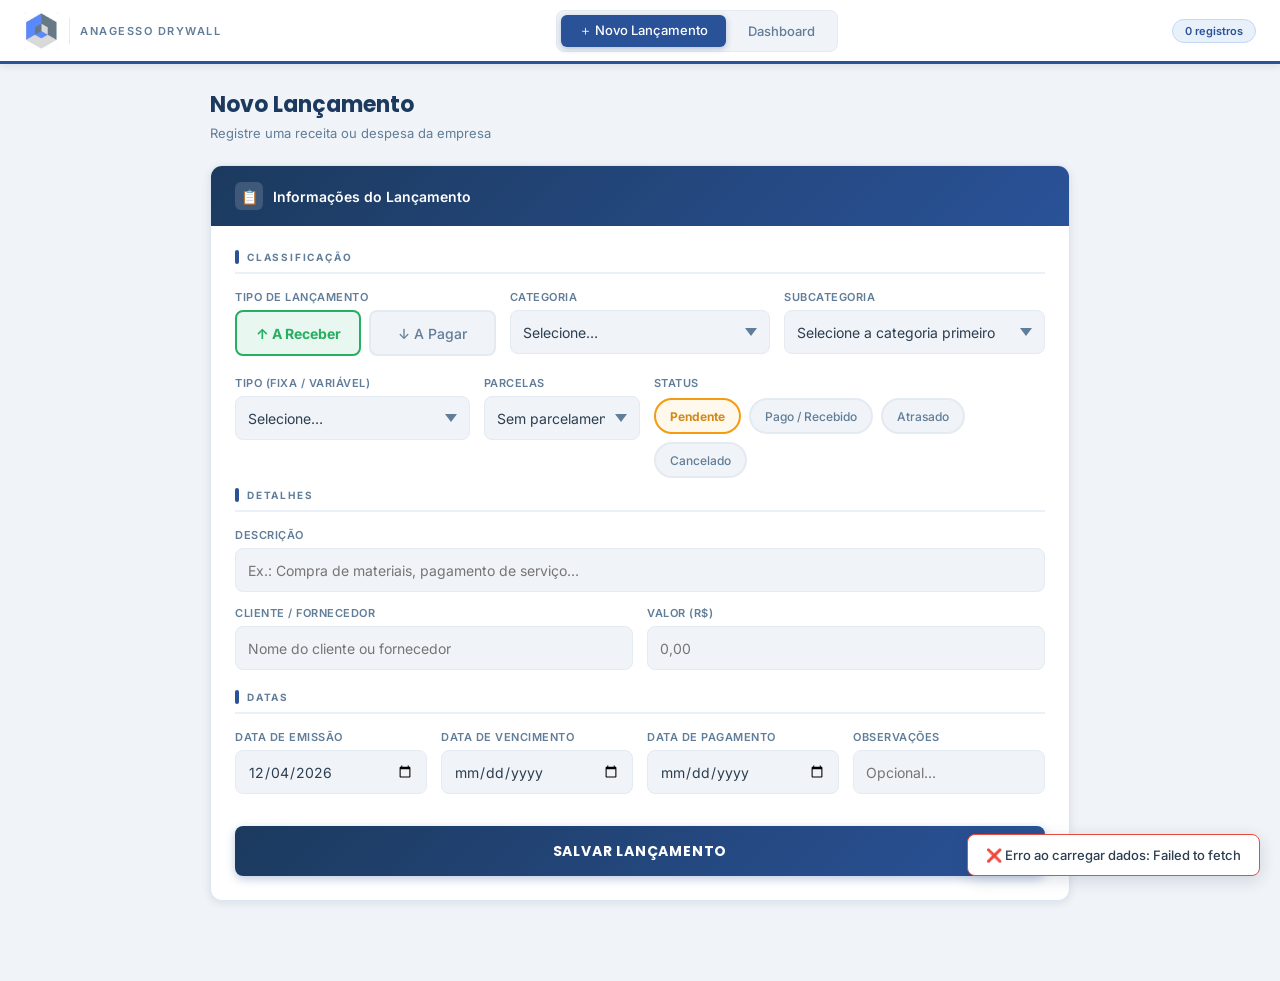
<file: financeiro.html>
<!DOCTYPE html>
<html lang="pt-BR">
<head>
<meta charset="UTF-8">
<meta name="viewport" content="width=device-width, initial-scale=1.0">
<title>ERP Financeiro — Anagesso Drywall</title>
<link href="https://fonts.googleapis.com/css2?family=Inter:wght@400;500;600;700&family=Poppins:wght@700;800&display=swap" rel="stylesheet">
<style>
:root {
  --bd:#1c3a5e;--bm:#2a5298;--bl:#4a7cbf;--bp:#e8f0fa;--bp2:#c5d8f5;
  --st:#607d99;--gd:#2c3e50;--gm:#5d6d7e;--gl:#bdc3c7;
  --gb:#f0f3f7;--gb2:#e4eaf2;--wh:#ffffff;
  --gr:#27ae60;--grl:#e8f8f0;--grb:#27ae60;
  --rd:#c0392b;--rdl:#fdf0ee;--rdb:#e74c3c;
  --yl:#d4891a;--yll:#fef9ec;--ylb:#f39c12;
  --r:8px;--rl:12px;
  --sh:0 2px 8px rgba(28,58,94,.10);--shm:0 4px 16px rgba(28,58,94,.16);
  --nh:64px;
}
*,*::before,*::after{box-sizing:border-box;margin:0;padding:0}
html{scroll-behavior:smooth}
body{font-family:'Inter',sans-serif;background:var(--gb);color:var(--gd);min-height:100vh}

/* HEADER */
header{position:fixed;top:0;left:0;right:0;height:var(--nh);background:var(--wh);border-bottom:3px solid var(--bm);display:flex;align-items:center;justify-content:space-between;padding:0 24px;z-index:500;box-shadow:var(--sh)}
.hlogo{display:flex;align-items:center;gap:10px}
.hlogo img{height:38px;width:auto;display:block}
.hdiv{width:1px;height:26px;background:var(--gb2)}
.hsubt{font-size:11px;font-weight:600;color:var(--st);letter-spacing:1.5px;text-transform:uppercase}
.nav-desktop{display:flex;gap:4px;background:var(--gb);padding:4px;border-radius:var(--r);border:1px solid var(--gb2)}
.nav-btn{padding:7px 18px;border-radius:6px;border:none;background:transparent;color:var(--st);font-family:'Inter',sans-serif;font-size:13px;font-weight:500;cursor:pointer;transition:all .2s;white-space:nowrap}
.nav-btn.ativo{background:var(--bm);color:var(--wh);box-shadow:0 2px 6px rgba(42,82,152,.3)}
.nav-btn:not(.ativo):hover{background:var(--bp);color:var(--bd)}
.nav-right{display:flex;align-items:center;gap:10px}
.rbadge{background:var(--bp);color:var(--bm);border:1px solid var(--bp2);padding:4px 12px;border-radius:20px;font-size:11px;font-weight:600}
.hamburger{display:none;background:none;border:none;cursor:pointer;padding:8px;color:var(--bd);align-items:center;justify-content:center;width:40px;height:40px}

/* MENU MOBILE */
.mobile-menu{display:none;position:fixed;top:var(--nh);left:0;right:0;background:var(--wh);border-bottom:3px solid var(--bm);padding:10px 16px 16px;z-index:490;box-shadow:var(--shm);flex-direction:column;gap:6px}
.mobile-menu.aberto{display:flex}
.mobile-menu .nav-btn{padding:14px 16px;text-align:left;font-size:15px;border-radius:var(--r);display:block;width:100%}
.menu-overlay{display:none;position:fixed;inset:0;background:rgba(0,0,0,.35);z-index:480}
.menu-overlay.aberto{display:block}

/* PÁGINAS */
.pagina{display:none;padding-top:calc(var(--nh) + 24px);min-height:100vh}
.pagina.ativa{display:block}

/* FORM */
.pg-form{max-width:900px;margin:0 auto;padding:0 20px 80px}
.pg-titulo{margin-bottom:24px}
.pg-titulo h1{font-family:'Poppins',sans-serif;font-size:22px;font-weight:700;color:var(--bd);margin-bottom:4px}
.pg-titulo p{font-size:13px;color:var(--st)}
.card{background:var(--wh);border-radius:var(--rl);box-shadow:var(--sh);border:1px solid #dce6f0;overflow:hidden}
.card-topo{background:linear-gradient(135deg,var(--bd),var(--bm));padding:16px 24px;display:flex;align-items:center;gap:10px}
.card-topo h2{font-size:14px;font-weight:600;color:var(--wh)}
.card-ico{width:28px;height:28px;background:rgba(255,255,255,.15);border-radius:6px;display:flex;align-items:center;justify-content:center;font-size:14px}
.card-corpo{padding:24px}
.secao{font-size:10px;font-weight:700;letter-spacing:1.8px;text-transform:uppercase;color:var(--st);margin-bottom:16px;padding-bottom:8px;border-bottom:2px solid var(--bp);display:flex;align-items:center;gap:8px}
.secao::before{content:'';width:4px;height:14px;background:var(--bm);border-radius:2px;flex-shrink:0}
.grade{display:grid;gap:14px;margin-bottom:24px}
.g3{grid-template-columns:repeat(3,1fr)}
.g2{grid-template-columns:repeat(2,1fr)}
.g4{grid-template-columns:repeat(4,1fr)}
.g15{grid-template-columns:1.5fr 1fr 2.5fr}
.c2{grid-column:span 2}.c3{grid-column:span 3}
.campo{display:flex;flex-direction:column;gap:6px}
.campo label{font-size:11px;font-weight:600;color:var(--st);letter-spacing:.5px;text-transform:uppercase}
input,select,textarea{background:var(--gb);border:1.5px solid var(--gb2);border-radius:var(--r);color:var(--gd);font-family:'Inter',sans-serif;font-size:14px;padding:10px 12px;outline:none;transition:border-color .18s,box-shadow .18s;width:100%;-webkit-appearance:none;appearance:none;min-height:44px}
input:focus,select:focus,textarea:focus{border-color:var(--bm);background:var(--wh);box-shadow:0 0 0 3px rgba(42,82,152,.12)}
select{background-image:url("data:image/svg+xml,%3Csvg xmlns='http://www.w3.org/2000/svg' width='12' height='8'%3E%3Cpath d='M0 0l6 8 6-8z' fill='%23607d99'/%3E%3C/svg%3E");background-repeat:no-repeat;background-position:right 12px center;padding-right:34px;cursor:pointer}
textarea{resize:vertical;min-height:72px}

/* TIPO TOGGLE */
.tipo-tog{display:grid;grid-template-columns:1fr 1fr;gap:8px}
.tipo-btn{padding:12px 8px;border-radius:var(--r);border:2px solid var(--gb2);background:var(--gb);color:var(--st);font-family:'Inter',sans-serif;font-size:14px;font-weight:500;cursor:pointer;transition:all .2s;text-align:center;display:flex;align-items:center;justify-content:center;gap:6px;min-height:46px;-webkit-appearance:none}
.tipo-btn:hover{background:var(--bp);border-color:var(--bl)}
.tipo-btn.receber.ativo{background:var(--grl);border-color:var(--grb);color:var(--gr);font-weight:700}
.tipo-btn.pagar.ativo{background:var(--rdl);border-color:var(--rdb);color:var(--rd);font-weight:700}

/* PILLS */
.pills{display:flex;gap:8px;flex-wrap:wrap;padding:2px 0}
.pill{padding:8px 14px;border-radius:20px;border:2px solid var(--gb2);background:var(--gb);color:var(--st);font-family:'Inter',sans-serif;font-size:12px;font-weight:500;cursor:pointer;transition:all .18s;min-height:36px;display:flex;align-items:center;-webkit-appearance:none}
.pill:hover{border-color:var(--bl);background:var(--bp)}
.pill.ativo[data-v="pendente"]{background:var(--yll);border-color:var(--ylb);color:var(--yl);font-weight:700}
.pill.ativo[data-v="pago"]{background:var(--grl);border-color:var(--grb);color:var(--gr);font-weight:700}
.pill.ativo[data-v="atrasado"]{background:var(--rdl);border-color:var(--rdb);color:var(--rd);font-weight:700}
.pill.ativo[data-v="cancelado"]{background:var(--gb2);border-color:var(--gl);color:var(--gm);font-weight:700}

.parc-info{font-size:12px;color:var(--bm);padding:8px 12px;background:var(--bp);border-radius:var(--r);border-left:3px solid var(--bm);display:none;margin-bottom:8px}
.btn-salvar{width:100%;padding:14px;background:linear-gradient(135deg,var(--bd),var(--bm));color:var(--wh);border:none;border-radius:var(--r);font-family:'Poppins',sans-serif;font-size:14px;font-weight:700;letter-spacing:.8px;text-transform:uppercase;cursor:pointer;transition:all .2s;margin-top:8px;box-shadow:0 3px 10px rgba(42,82,152,.3);min-height:50px}
.btn-salvar:hover{box-shadow:0 5px 16px rgba(42,82,152,.45);transform:translateY(-1px)}
.btn-salvar:active{transform:translateY(0)}

/* DASHBOARD */
.pg-dash{padding:0 20px 100px;max-width:1400px;margin:0 auto}
.pg-dash .pg-titulo{padding-top:calc(var(--nh) + 24px);margin-bottom:20px}
.alertas{margin-bottom:20px;display:flex;flex-direction:column;gap:8px}
.alerta{display:flex;align-items:center;gap:12px;padding:12px 16px;border-radius:var(--r);border-left:4px solid;font-size:13px;font-weight:500;box-shadow:var(--sh)}
.alerta.perigo{border-color:var(--rdb);color:var(--rd);background:var(--rdl)}
.alerta.aviso{border-color:var(--ylb);color:var(--yl);background:var(--yll)}
.alerta.info{border-color:var(--bl);color:var(--bm);background:var(--bp)}
.alerta.ok{border-color:var(--grb);color:var(--gr);background:var(--grl)}
.alerta-ico{font-size:18px;flex-shrink:0}
.alerta-txt{flex:1;line-height:1.4}
.alerta-val{font-weight:700;font-size:14px;white-space:nowrap;margin-left:auto}
.filtros-card{background:var(--wh);border-radius:var(--rl);box-shadow:var(--sh);border:1px solid #dce6f0;padding:16px 20px;margin-bottom:20px}
.filtros-tit{font-size:10px;font-weight:700;letter-spacing:1.5px;text-transform:uppercase;color:var(--st);margin-bottom:12px}
.filtros-linha{display:flex;gap:10px;flex-wrap:wrap;align-items:flex-end}
.filtro-g{display:flex;flex-direction:column;gap:4px}
.filtro-lbl{font-size:10px;font-weight:600;color:var(--st);letter-spacing:.5px;text-transform:uppercase}
.filtro-sel{background:var(--gb);border:1.5px solid var(--gb2);border-radius:var(--r);color:var(--gd);font-family:'Inter',sans-serif;font-size:12px;padding:7px 28px 7px 10px;outline:none;cursor:pointer;min-width:130px;height:38px;background-image:url("data:image/svg+xml,%3Csvg xmlns='http://www.w3.org/2000/svg' width='10' height='6'%3E%3Cpath d='M0 0l5 6 5-6z' fill='%23607d99'/%3E%3C/svg%3E");background-repeat:no-repeat;background-position:right 10px center;-webkit-appearance:none;appearance:none}
.filtro-sel:focus{border-color:var(--bm)}
.btn-limpar{padding:7px 14px;background:var(--rdl);border:1.5px solid var(--rdb);border-radius:var(--r);color:var(--rd);font-family:'Inter',sans-serif;font-size:12px;font-weight:600;cursor:pointer;height:38px;transition:all .18s}
.btn-limpar:hover{background:var(--rdb);color:var(--wh)}
.btn-novo{margin-left:auto;padding:7px 18px;background:var(--bm);border:none;border-radius:var(--r);color:var(--wh);font-family:'Inter',sans-serif;font-size:12px;font-weight:700;cursor:pointer;height:38px;box-shadow:0 2px 8px rgba(42,82,152,.25);transition:background .18s}
.btn-novo:hover{background:var(--bd)}
.metricas{display:grid;grid-template-columns:repeat(4,1fr);gap:14px;margin-bottom:20px}
.metrica{background:var(--wh);border-radius:var(--rl);box-shadow:var(--sh);border:1px solid #dce6f0;padding:18px 20px;position:relative;overflow:hidden}
.metrica::before{content:'';position:absolute;top:0;left:0;right:0;height:4px}
.metrica.cgr::before{background:var(--gr)}.metrica.crd::before{background:var(--rdb)}.metrica.cyl::before{background:var(--ylb)}.metrica.cbl::before{background:var(--bm)}
.met-ico{width:38px;height:38px;border-radius:10px;display:flex;align-items:center;justify-content:center;font-size:17px;margin-bottom:10px}
.met-ico.cgr{background:var(--grl)}.met-ico.crd{background:var(--rdl)}.met-ico.cyl{background:var(--yll)}.met-ico.cbl{background:var(--bp)}
.met-lbl{font-size:10px;font-weight:600;color:var(--st);text-transform:uppercase;letter-spacing:.8px;margin-bottom:4px}
.met-val{font-family:'Poppins',sans-serif;font-size:20px;font-weight:700;letter-spacing:-.5px;margin-bottom:3px}
.met-val.cgr{color:var(--gr)}.met-val.crd{color:var(--rd)}.met-val.cyl{color:var(--yl)}.met-val.cbl{color:var(--bm)}
.met-sub{font-size:11px;color:var(--gl)}
.graficos{display:grid;grid-template-columns:1fr 1fr 1fr;gap:14px;margin-bottom:20px}
.grafico-card{background:var(--wh);border-radius:var(--rl);box-shadow:var(--sh);border:1px solid #dce6f0;padding:20px}
.grafico-tit{font-size:11px;font-weight:700;text-transform:uppercase;letter-spacing:1px;color:var(--bd);margin-bottom:14px;padding-bottom:10px;border-bottom:2px solid var(--bp)}
.donut-wrap{display:flex;flex-direction:column;align-items:center;gap:14px}
.donut-svg{width:130px;height:130px}
.donut-leg{width:100%}
.d-item{display:flex;align-items:center;justify-content:space-between;padding:5px 0;border-bottom:1px solid var(--gb2);font-size:11.5px}
.d-item:last-child{border-bottom:none}
.d-dot{width:8px;height:8px;border-radius:2px;flex-shrink:0}
.d-lbl{color:var(--st);flex:1;margin-left:8px;white-space:nowrap;overflow:hidden;text-overflow:ellipsis}
.d-pct{font-weight:700;color:var(--gd)}
.barras{display:flex;flex-direction:column;gap:11px}
.barra-row{display:flex;align-items:center;gap:10px}
.barra-lbl{font-size:11px;color:var(--st);width:95px;flex-shrink:0;overflow:hidden;text-overflow:ellipsis;white-space:nowrap}
.barra-trilho{flex:1;height:7px;background:var(--gb2);border-radius:4px;overflow:hidden}
.barra-fill{height:100%;border-radius:4px;transition:width .6s ease}
.barra-val{font-size:11px;color:var(--gd);font-weight:600;width:70px;text-align:right;flex-shrink:0}
.status-lista{display:flex;flex-direction:column;gap:10px}
.status-item{display:flex;align-items:center;justify-content:space-between;padding:10px 14px;border-radius:var(--r);border:1.5px solid var(--gb2);background:var(--gb)}
.s-esq{display:flex;align-items:center;gap:8px}
.s-dot{width:8px;height:8px;border-radius:50%}
.s-nome{font-size:12px;font-weight:500;color:var(--gd)}
.s-dir{text-align:right}
.s-cnt{font-family:'Poppins',sans-serif;font-size:20px;font-weight:700;line-height:1}
.s-val{font-size:10px;color:var(--st)}
.tabela-card{background:var(--wh);border-radius:var(--rl);box-shadow:var(--sh);border:1px solid #dce6f0;overflow:hidden}
.tabela-topo{padding:14px 20px;display:flex;align-items:center;justify-content:space-between;border-bottom:1px solid var(--gb2);flex-wrap:wrap;gap:8px}
.tabela-titulo{font-size:13px;font-weight:700;color:var(--bd)}
.tabela-contagem{background:var(--bp);color:var(--bm);border:1px solid var(--bp2);padding:3px 10px;border-radius:20px;font-size:11px;font-weight:600}
.tabela-scroll{overflow-x:auto;-webkit-overflow-scrolling:touch}
table{width:100%;border-collapse:collapse;min-width:700px}
thead th{padding:10px 12px;text-align:left;font-size:10px;letter-spacing:1.2px;text-transform:uppercase;color:var(--st);background:var(--gb);border-bottom:1px solid var(--gb2);white-space:nowrap}
tbody tr{border-bottom:1px solid var(--gb2);transition:background .12s}
tbody tr:last-child{border-bottom:none}
tbody tr:hover{background:var(--bp)}
td{padding:10px 12px;font-size:12px;color:var(--st);white-space:nowrap}
.td-desc{max-width:140px;overflow:hidden;text-overflow:ellipsis;color:var(--gd);font-weight:500}
.td-gr{color:var(--gr);font-weight:600}.td-rd{color:var(--rd);font-weight:600}
.badge{display:inline-flex;align-items:center;padding:3px 9px;border-radius:20px;font-size:10.5px;font-weight:600;border:1.5px solid;white-space:nowrap}
.b-receber{background:var(--grl);border-color:var(--grb);color:var(--gr)}
.b-pagar{background:var(--rdl);border-color:var(--rdb);color:var(--rd)}
.b-pendente{background:var(--yll);border-color:var(--ylb);color:var(--yl)}
.b-pago{background:var(--grl);border-color:var(--grb);color:var(--gr)}
.b-atrasado{background:var(--rdl);border-color:var(--rdb);color:var(--rd)}
.b-cancelado{background:var(--gb2);border-color:var(--gl);color:var(--gm)}
.b-fixa{background:var(--bp);border-color:var(--bp2);color:var(--bm)}
.b-variavel{background:#f3eeff;border-color:#c4a8f0;color:#7b3fe4}
.st-sel{border:1.5px solid;border-radius:20px;font-family:'Inter',sans-serif;font-size:10.5px;font-weight:600;padding:3px 24px 3px 9px;cursor:pointer;outline:none;background-image:url("data:image/svg+xml,%3Csvg xmlns='http://www.w3.org/2000/svg' width='8' height='5'%3E%3Cpath d='M0 0l4 5 4-5z' fill='%23607d99'/%3E%3C/svg%3E");background-repeat:no-repeat;background-position:right 6px center;-webkit-appearance:none;appearance:none}
.st-sel.s-pendente{background-color:var(--yll);border-color:var(--ylb);color:var(--yl)}
.st-sel.s-pago{background-color:var(--grl);border-color:var(--grb);color:var(--gr)}
.st-sel.s-atrasado{background-color:var(--rdl);border-color:var(--rdb);color:var(--rd)}
.st-sel.s-cancelado{background-color:var(--gb2);border-color:var(--gl);color:var(--gm)}
.btn-del{background:none;border:1.5px solid var(--gb2);color:var(--st);padding:4px 10px;border-radius:6px;font-size:11px;cursor:pointer;transition:all .18s;font-family:'Inter',sans-serif}
.btn-del:hover{border-color:var(--rdb);color:var(--rd);background:var(--rdl)}
.btn-edit{background:none;border:1.5px solid var(--gb2);color:var(--bm);padding:4px 10px;border-radius:6px;font-size:11px;cursor:pointer;transition:all .18s;font-family:'Inter',sans-serif;margin-right:4px}
.btn-edit:hover{border-color:var(--bm);background:var(--bp)}
.form-editing .card-topo{background:linear-gradient(135deg,#1a5c3a,#27ae60)!important}
.form-editing .btn-salvar{background:linear-gradient(135deg,#1a5c3a,#27ae60)!important}
/* LOADING OVERLAY */
#fin-loading{display:none;position:fixed;inset:0;background:rgba(240,243,247,.82);z-index:9998;align-items:center;justify-content:center;flex-direction:column;gap:14px;backdrop-filter:blur(2px)}
.fin-spin{width:40px;height:40px;border:4px solid var(--bp2);border-top-color:var(--bm);border-radius:50%;animation:finspin .7s linear infinite}
@keyframes finspin{to{transform:rotate(360deg)}}
.fin-load-txt{font-size:13px;font-weight:600;color:var(--bm);letter-spacing:.3px}
.vazio{padding:50px 20px;text-align:center}
.vazio-ico{font-size:38px;margin-bottom:10px;opacity:.4}
.vazio-txt{font-size:14px;font-weight:600;color:var(--gm);margin-bottom:4px}
.vazio-sub{font-size:12px;color:var(--gl)}
.toast{position:fixed;bottom:24px;right:20px;background:var(--wh);border:1.5px solid var(--grb);color:var(--gd);padding:12px 18px;border-radius:var(--r);font-size:13px;font-weight:500;z-index:9999;transform:translateY(80px);opacity:0;transition:all .3s cubic-bezier(.34,1.56,.64,1);box-shadow:var(--shm);max-width:320px}
.toast.show{transform:translateY(0);opacity:1}
.toast.erro{border-color:var(--rdb)}

/* NAV MOBILE INFERIOR */
.nav-mobile{display:none;position:fixed;bottom:0;left:0;right:0;height:60px;background:var(--wh);border-top:2px solid var(--bm);z-index:500;box-shadow:0 -2px 12px rgba(28,58,94,.12)}
.nav-mobile-btn{flex:1;display:flex;flex-direction:column;align-items:center;justify-content:center;gap:3px;border:none;background:transparent;font-family:'Inter',sans-serif;font-size:11px;font-weight:500;color:var(--st);cursor:pointer;transition:color .15s;padding:6px 0}
.nav-mobile-btn .icone{font-size:20px;line-height:1}
.nav-mobile-btn.ativo{color:var(--bm);font-weight:700}

/* RESPONSIVO */
@media(max-width:1100px){
  .graficos{grid-template-columns:1fr 1fr}
  .graficos .grafico-card:last-child{grid-column:span 2}
  .metricas{grid-template-columns:repeat(2,1fr)}
}
@media(max-width:768px){
  :root{--nh:56px}
  header{padding:0 14px}
  .hsubt,.hdiv{display:none}
  .hlogo img{height:32px}
  .nav-desktop{display:none}
  .hamburger{display:flex}
  .rbadge{display:none}
  .nav-mobile{display:flex}
  .pagina{padding-top:calc(var(--nh) + 14px)}
  .pg-form{padding:0 12px 80px}
  .pg-dash{padding:0 12px 80px}
  .pg-dash .pg-titulo{padding-top:14px}
  .card-corpo{padding:16px}
  .card-topo{padding:14px 16px}
  .grade.g3{grid-template-columns:1fr 1fr}
  .grade.g4{grid-template-columns:1fr 1fr}
  .grade.g15{grid-template-columns:1fr 1fr}
  .grade.g2{grid-template-columns:1fr}
  .c2,.c3{grid-column:span 1}
  .metricas{grid-template-columns:repeat(2,1fr);gap:10px}
  .graficos{grid-template-columns:1fr}
  .graficos .grafico-card:last-child{grid-column:span 1}
  .filtros-linha{flex-direction:column}
  .filtro-sel,.filtro-g{width:100%;min-width:0}
  .btn-limpar,.btn-novo{width:100%;margin-left:0;text-align:center}
  .metrica{padding:14px}
  .met-val{font-size:17px}
  .toast{bottom:70px;right:12px;left:12px;max-width:none}
}
@media(max-width:480px){
  .grade.g3{grid-template-columns:1fr}
  .grade.g4{grid-template-columns:1fr 1fr}
  .grade.g15{grid-template-columns:1fr}
  .metricas{grid-template-columns:1fr 1fr}
  .pill{font-size:11.5px;padding:7px 11px}
}
</style>
</head>
<body>

<header>
  <div class="hlogo">
    <img src="[data-uri]" alt="Anagesso Drywall">
    <div class="hdiv"></div>
    <span class="hsubt">Anagesso Drywall</span>
  </div>
  <div class="nav-desktop">
    <button class="nav-btn ativo" id="nb-form" onclick="irPara('form')">＋ Novo Lançamento</button>
    <button class="nav-btn"       id="nb-dash" onclick="irPara('dash')">Dashboard</button>
  </div>
  <div class="nav-right">
    <span class="rbadge" id="totalCount">0 registros</span>
    <button class="hamburger" id="btnMenu" onclick="toggleMenu()" aria-label="Menu">
      <svg width="24" height="24" viewBox="0 0 24 24" fill="none" stroke="currentColor" stroke-width="2.5" stroke-linecap="round">
        <line x1="3" y1="6"  x2="21" y2="6"/>
        <line x1="3" y1="12" x2="21" y2="12"/>
        <line x1="3" y1="18" x2="21" y2="18"/>
      </svg>
    </button>
  </div>
</header>

<div class="menu-overlay" id="menuOverlay" onclick="fecharMenu()"></div>
<div class="mobile-menu" id="mobileMenu">
  <button class="nav-btn ativo" id="mm-form" onclick="irPara('form')">📋 Novo Lançamento</button>
  <button class="nav-btn"       id="mm-dash" onclick="irPara('dash')">Dashboard</button>
</div>

<!-- FORMULÁRIO -->
<div id="pagina-form" class="pagina ativa">
  <div class="pg-form">
    <div class="pg-titulo">
      <h1 id="form-titulo">Novo Lançamento</h1>
      <p id="form-subtitulo">Registre uma receita ou despesa da empresa</p>
    </div>
    <div class="card" id="form-card">
      <div class="card-topo"><div class="card-ico" id="form-ico">📋</div><h2 id="form-card-titulo">Informações do Lançamento</h2></div>
      <div class="card-corpo">

        <input type="hidden" id="f-id" value="">
        <div class="secao">Classificação</div>
        <div class="grade g3" style="margin-bottom:20px">
          <div class="campo">
            <label>Tipo de lançamento</label>
            <div class="tipo-tog">
              <button type="button" class="tipo-btn receber ativo" id="btn-rec" onclick="setTipo('receber')">↑ A Receber</button>
              <button type="button" class="tipo-btn pagar"          id="btn-pag" onclick="setTipo('pagar')">↓ A Pagar</button>
            </div>
            <input type="hidden" id="f-tipo" value="receber">
          </div>
          <div class="campo">
            <label>Categoria</label>
            <select id="f-cat" onchange="atualizarSub()">
              <option value="">Selecione…</option>
              <option value="receita">Receita</option>
              <option value="despesa">Despesa</option>
            </select>
          </div>
          <div class="campo">
            <label>Subcategoria</label>
            <select id="f-sub"><option value="">Selecione a categoria primeiro</option></select>
          </div>
        </div>

        <div class="grade g15" style="margin-bottom:8px">
          <div class="campo">
            <label>Tipo (Fixa / Variável)</label>
            <select id="f-tipod">
              <option value="">Selecione…</option>
              <option value="fixa">Fixa</option>
              <option value="variavel">Variável</option>
            </select>
          </div>
          <div class="campo">
            <label>Parcelas</label>
            <select id="f-parc" onchange="previewParc()"></select>
          </div>
          <div class="campo">
            <label>Status</label>
            <div class="pills">
              <button type="button" class="pill ativo" data-v="pendente"  onclick="setStatus(this)">Pendente</button>
              <button type="button" class="pill"       data-v="pago"      onclick="setStatus(this)">Pago / Recebido</button>
              <button type="button" class="pill"       data-v="atrasado"  onclick="setStatus(this)">Atrasado</button>
              <button type="button" class="pill"       data-v="cancelado" onclick="setStatus(this)">Cancelado</button>
            </div>
            <input type="hidden" id="f-status" value="pendente">
          </div>
        </div>
        <div id="parc-preview" class="parc-info" style="margin-bottom:24px"></div>

        <div class="secao">Detalhes</div>
        <div class="grade g2" style="margin-bottom:20px">
          <div class="campo c2">
            <label>Descrição</label>
            <input type="text" id="f-desc" placeholder="Ex.: Compra de materiais, pagamento de serviço…">
          </div>
          <div class="campo">
            <label>Cliente / Fornecedor</label>
            <input type="text" id="f-parc-nome" placeholder="Nome do cliente ou fornecedor">
          </div>
          <div class="campo">
            <label>Valor (R$)</label>
            <input type="number" id="f-valor" placeholder="0,00" step="0.01" min="0" oninput="previewParc()">
          </div>
        </div>

        <div class="secao">Datas</div>
        <div class="grade g4" style="margin-bottom:24px">
          <div class="campo">
            <label>Data de Emissão</label>
            <input type="date" id="f-emissao">
          </div>
          <div class="campo">
            <label>Data de Vencimento</label>
            <input type="date" id="f-venc" oninput="previewParc()">
          </div>
          <div class="campo">
            <label>Data de Pagamento</label>
            <input type="date" id="f-pag">
          </div>
          <div class="campo">
            <label>Observações</label>
            <input type="text" id="f-obs" placeholder="Opcional…">
          </div>
        </div>

        <button type="button" class="btn-salvar" id="btn-salvar" onclick="salvar()">SALVAR LANÇAMENTO</button>
        <button type="button" id="btn-cancelar-edicao" style="display:none;width:100%;margin-top:8px;padding:11px;background:var(--gb);border:1.5px solid var(--gb2);border-radius:var(--r);font-family:Inter,sans-serif;font-size:13px;font-weight:600;color:var(--st);cursor:pointer" onclick="cancelarEdicao()">✕ Cancelar edição</button>
      </div>
    </div>
  </div>
</div>

<!-- DASHBOARD -->
<div id="pagina-dash" class="pagina">
  <div class="pg-dash">
    <div class="pg-titulo">
      <h1>Dashboard Financeiro</h1>
      <p>Visão gerencial de todas as movimentações</p>
    </div>
    <div class="alertas" id="alertas"></div>
    <div class="filtros-card">
      <div class="filtros-tit">🔍 Filtros</div>
      <div class="filtros-linha">
        <div class="filtro-g"><span class="filtro-lbl">Tipo</span>
          <select class="filtro-sel" id="fil-tipo" onchange="renderTabela()">
            <option value="">Todos</option><option value="receber">A Receber</option><option value="pagar">A Pagar</option>
          </select></div>
        <div class="filtro-g"><span class="filtro-lbl">Categoria</span>
          <select class="filtro-sel" id="fil-cat" onchange="renderTabela()">
            <option value="">Todas</option><option value="receita">Receita</option><option value="despesa">Despesa</option>
          </select></div>
        <div class="filtro-g"><span class="filtro-lbl">Status</span>
          <select class="filtro-sel" id="fil-status" onchange="renderTabela()">
            <option value="">Todos</option><option value="pendente">Pendente</option><option value="pago">Pago/Recebido</option><option value="atrasado">Atrasado</option><option value="cancelado">Cancelado</option>
          </select></div>
        <div class="filtro-g"><span class="filtro-lbl">Período</span>
          <select class="filtro-sel" id="fil-per" onchange="renderTabela()">
            <option value="">Todos</option><option value="7">Próx. 7 dias</option><option value="30">Próx. 30 dias</option><option value="mes">Mês atual</option><option value="vencido">Vencidos</option>
          </select></div>
        <button class="btn-limpar" onclick="limparFiltros()">✕ Limpar</button>
        <button class="btn-novo"   onclick="irPara('form')">＋ Novo</button>
      </div>
    </div>
    <div class="metricas">
      <div class="metrica cgr"><div class="met-ico cgr">💰</div><div class="met-lbl">Total a Receber</div><div class="met-val cgr" id="m-rec">R$ 0,00</div><div class="met-sub" id="m-rec-ct">0 lançamentos</div></div>
      <div class="metrica crd"><div class="met-ico crd">💸</div><div class="met-lbl">Total a Pagar</div><div class="met-val crd" id="m-pag">R$ 0,00</div><div class="met-sub" id="m-pag-ct">0 lançamentos</div></div>
      <div class="metrica cyl"><div class="met-ico cyl">⏳</div><div class="met-lbl">Em Aberto / Pendente</div><div class="met-val cyl" id="m-pend">R$ 0,00</div><div class="met-sub" id="m-pend-ct">0 em aberto</div></div>
      <div class="metrica cbl"><div class="met-ico cbl">📈</div><div class="met-lbl">Saldo Líquido</div><div class="met-val cbl" id="m-saldo">R$ 0,00</div><div class="met-sub" id="m-saldo-sub">Receber − Pagar</div></div>
    </div>
    <div class="graficos">
      <div class="grafico-card"><div class="grafico-tit">Despesas por Subcategoria</div>
        <div class="donut-wrap">
          <svg class="donut-svg" viewBox="0 0 100 100" id="donut-svg"><circle cx="50" cy="50" r="38" fill="none" stroke="#e4eaf2" stroke-width="14"/><text x="50" y="54" text-anchor="middle" font-size="7.5" fill="#bdc3c7" font-family="Inter">sem dados</text></svg>
          <div class="donut-leg" id="donut-leg"></div>
        </div></div>
      <div class="grafico-card"><div class="grafico-tit">Ranking de Despesas</div><div class="barras" id="barras-desp"><div style="color:var(--gl);font-size:12px;padding:20px 0;text-align:center">Nenhuma despesa</div></div></div>
      <div class="grafico-card"><div class="grafico-tit">Por Status</div><div class="status-lista" id="status-lista"></div></div>
    </div>
    <div class="tabela-card">
      <div class="tabela-topo"><span class="tabela-titulo">Lançamentos</span><span class="tabela-contagem" id="tab-cnt">0 registros</span></div>
      <div class="tabela-scroll"><div id="tab-wrap"></div></div>
    </div>
  </div>
</div>

<!-- NAV MOBILE INFERIOR -->
<nav class="nav-mobile">
  <button class="nav-mobile-btn ativo" id="nmb-form" onclick="irPara('form')"><span class="icone">📋</span><span>Lançamento</span></button>
  <button class="nav-mobile-btn"       id="nmb-dash" onclick="irPara('dash')"><span class="icone">📊</span><span>Dashboard</span></button>
</nav>

<div id="fin-loading"><div class="fin-spin"></div><span class="fin-load-txt">Carregando…</span></div>
<div class="toast" id="toast"></div>

<script>
// ── API auto-contida (não depende do frame pai) ───────────────
const API_URL = 'https://script.google.com/macros/s/AKfycbwmNSDkQNru0hnSLIb24AhMnovlBxzY7OBEMk-26sYVmq9pmGwSwTct3ieXnMUpzp4O4w/exec';

const Api = {
  async call(action, params = {}) {
    const url = new URL(API_URL);
    url.searchParams.set('action', action);
    Object.entries(params).forEach(([k, v]) => url.searchParams.set(k, typeof v === 'object' ? JSON.stringify(v) : v));
    const res = await fetch(url.toString());
    if (!res.ok) throw new Error('HTTP ' + res.status);
    const json = await res.json();
    if (json.error) throw new Error(json.error);
    return json.data;
  },
  async post(action, body = {}) {
    const res = await fetch(API_URL, {
      method: 'POST',
      headers: { 'Content-Type': 'text/plain' },
      body: JSON.stringify({ action, ...body }),
    });
    if (!res.ok) throw new Error('HTTP ' + res.status);
    const json = await res.json();
    if (json.error) throw new Error(json.error);
    return json.data;
  },
  getFinanceiro:    (filtros = {}) => Api.call('getFinanceiro', filtros),
  saveFinanceiro:   (data)         => Api.post('saveFinanceiro', data),
  deleteFinanceiro: (id)           => Api.post('deleteFinanceiro', { id }),
};

// ── Cache local ───────────────────────────────────────────────
let _cache = [];

// ── Loading ───────────────────────────────────────────────────
function showLoad(v){ document.getElementById('fin-loading').style.display = v ? 'flex' : 'none'; }

// ── Contador ──────────────────────────────────────────────────
function atualizarContador(dados){
  const n = (dados || _cache).length;
  document.getElementById('totalCount').textContent = n + ' registro' + (n !== 1 ? 's' : '');
}

// ── Navegação ─────────────────────────────────────────────────
async function irPara(p) {
  document.querySelectorAll('.pagina').forEach(x => x.classList.remove('ativa'));
  document.getElementById('pagina-' + p).classList.add('ativa');
  ['nb-form','nb-dash','mm-form','mm-dash','nmb-form','nmb-dash'].forEach(id => {
    const el = document.getElementById(id);
    if (el) el.classList.toggle('ativo',
      (id.endsWith('form') && p === 'form') || (id.endsWith('dash') && p === 'dash'));
  });
  fecharMenu();
  window.scrollTo(0, 0);
  if (p === 'dash') {
    showLoad(true);
    try {
      _cache = await Api.getFinanceiro();
      autoStatus();
      renderDash();
    } catch(e) {
      toast('❌ Erro ao carregar: ' + e.message, true);
    } finally {
      showLoad(false);
    }
  }
}
function toggleMenu() {
  const m = document.getElementById('mobileMenu'), o = document.getElementById('menuOverlay');
  m.classList.contains('aberto') ? fecharMenu() : (m.classList.add('aberto'), o.classList.add('aberto'));
}
function fecharMenu() {
  document.getElementById('mobileMenu').classList.remove('aberto');
  document.getElementById('menuOverlay').classList.remove('aberto');
}

const SUBS={
  receita:['Venda de Produto','Serviços Prestados'],
  despesa:['Boletos de fornecedor','Aluguel','Água','Energia','Internet','Cheque','Cartão','Financiamento','Combustível','Mão de Obra','Impostos','Outros']
};
function atualizarSub(){
  const cat=document.getElementById('f-cat').value,sel=document.getElementById('f-sub');
  sel.innerHTML='';
  if(!cat){sel.innerHTML='<option value="">Selecione a categoria primeiro</option>';return;}
  sel.innerHTML='<option value="">Selecione…</option>';
  SUBS[cat].forEach(s=>{const o=document.createElement('option');o.value=s;o.textContent=s;sel.appendChild(o);});
}

(function(){
  const sel=document.getElementById('f-parc');
  sel.innerHTML='<option value="1">Sem parcelamento (1×)</option>';
  for(let i=2;i<=72;i++){const o=document.createElement('option');o.value=i;o.textContent=i+'×';sel.appendChild(o);}
})();

function addMeses(ds,m){const d=new Date(ds+'T00:00:00'),dia=d.getDate();d.setMonth(d.getMonth()+m);if(d.getDate()!==dia)d.setDate(0);return d.toISOString().split('T')[0];}

function previewParc(){
  const n=parseInt(document.getElementById('f-parc').value)||1;
  const v=parseFloat(document.getElementById('f-valor').value)||0;
  const vc=document.getElementById('f-venc').value;
  const el=document.getElementById('parc-preview');
  if(n<=1){el.style.display='none';return;}
  let t=`📦 Serão criados <strong>${n} lançamentos</strong>`;
  if(v>0)t+=` de <strong>${fmtR(v)}</strong> cada — total: <strong>${fmtR(v*n)}</strong>`;
  if(vc)t+=` — de <strong>${fmtD(vc)}</strong> a <strong>${fmtD(addMeses(vc,n-1))}</strong>`;
  el.innerHTML=t+'.';el.style.display='block';
}

function setTipo(t){
  document.getElementById('f-tipo').value=t;
  document.getElementById('btn-rec').classList.toggle('ativo',t==='receber');
  document.getElementById('btn-pag').classList.toggle('ativo',t==='pagar');
  document.getElementById('f-cat').value=t==='receber'?'receita':'despesa';
  atualizarSub();
}
function setStatus(btn){
  document.querySelectorAll('.pill').forEach(p=>p.classList.remove('ativo'));
  btn.classList.add('ativo');
  document.getElementById('f-status').value=btn.dataset.v;
}

async function salvar(){
  const editId  =document.getElementById('f-id').value;
  const tipo    =document.getElementById('f-tipo').value;
  const cat     =document.getElementById('f-cat').value;
  const sub     =document.getElementById('f-sub').value;
  const tipod   =document.getElementById('f-tipod').value;
  const parcN   =parseInt(document.getElementById('f-parc').value)||1;
  const desc    =document.getElementById('f-desc').value.trim();
  const parceiro=document.getElementById('f-parc-nome').value.trim();
  const valor   =parseFloat(document.getElementById('f-valor').value);
  const emissao =document.getElementById('f-emissao').value;
  const venc    =document.getElementById('f-venc').value;
  const pag     =document.getElementById('f-pag').value;
  const obs     =document.getElementById('f-obs').value.trim();
  const status  =document.getElementById('f-status').value;

  if(!cat)             return toast('⚠️ Selecione a categoria.',true);
  if(!sub)             return toast('⚠️ Selecione a subcategoria.',true);
  if(!desc)            return toast('⚠️ Informe a descrição.',true);
  if(!valor||valor<=0) return toast('⚠️ Informe um valor válido.',true);
  if(!emissao)         return toast('⚠️ Informe a data de emissão.',true);

  const btn=document.getElementById('btn-salvar');
  btn.disabled=true; btn.textContent='Salvando…';

  try {
    if(editId){
      await Api.saveFinanceiro({id:editId,tipo,cat,sub,tipod,desc,parceiro,valor,status,obs,emissao,venc,pag,parcela:''});
      toast('✅ Lançamento atualizado com sucesso!');
    } else {
      for(let i=0;i<parcN;i++){
        await Api.saveFinanceiro({tipo,cat,sub,tipod,desc,parceiro,valor,status,obs,emissao,pag,
          venc:venc?addMeses(venc,i):'',parcela:parcN>1?`${i+1}/${parcN}`:''});
      }
      toast('✅ '+(parcN>1?parcN+' lançamentos salvos!':'Lançamento salvo com sucesso!'));
    }
    resetForm();
  } catch(e) {
    toast('❌ Erro ao salvar: '+e.message, true);
  } finally {
    btn.disabled=false;
    btn.textContent=editId?'SALVAR ALTERAÇÕES':'SALVAR LANÇAMENTO';
  }
}

function editar(id){
  const item=_cache.find(x=>String(x.id)===String(id));
  if(!item)return;

  // Preenche campos
  document.getElementById('f-id').value=item.id;
  setTipo(item.tipo||'receber');
  document.getElementById('f-cat').value=item.cat||'';
  atualizarSub();
  document.getElementById('f-sub').value=item.sub||'';
  document.getElementById('f-tipod').value=item.tipod||'';
  document.getElementById('f-parc').value=1;
  document.getElementById('parc-preview').style.display='none';
  document.getElementById('f-desc').value=item.desc||'';
  document.getElementById('f-parc-nome').value=item.parceiro||'';
  document.getElementById('f-valor').value=item.valor||'';
  document.getElementById('f-emissao').value=item.emissao||'';
  document.getElementById('f-venc').value=item.venc||'';
  document.getElementById('f-pag').value=item.pag||'';
  document.getElementById('f-obs').value=item.obs||'';

  // Status pills
  document.querySelectorAll('.pill').forEach(p=>p.classList.remove('ativo'));
  const pill=document.querySelector(`.pill[data-v="${item.status}"]`);
  if(pill)pill.classList.add('ativo');
  document.getElementById('f-status').value=item.status||'pendente';

  // Atualiza visual do formulário para modo edição
  document.getElementById('form-titulo').textContent='Editar Lançamento';
  document.getElementById('form-subtitulo').textContent='Altere os dados e clique em Salvar';
  document.getElementById('form-ico').textContent='✏️';
  document.getElementById('form-card-titulo').textContent='Editando Lançamento';
  document.getElementById('form-card').classList.add('form-editing');
  document.getElementById('btn-salvar').textContent='SALVAR ALTERAÇÕES';
  document.getElementById('btn-cancelar-edicao').style.display='block';

  irPara('form');
  window.scrollTo(0,0);
}

function cancelarEdicao(){
  resetForm();
  irPara('dash');
}

function resetForm(){
  ['f-id','f-desc','f-parc-nome','f-valor','f-emissao','f-venc','f-pag','f-obs'].forEach(id=>document.getElementById(id).value='');
  document.getElementById('f-tipod').value='';
  document.getElementById('f-parc').value='1';
  document.getElementById('parc-preview').style.display='none';
  setTipo('receber');
  document.querySelectorAll('.pill').forEach(p=>p.classList.remove('ativo'));
  const pp=document.querySelector('.pill[data-v="pendente"]');
  if(pp)pp.classList.add('ativo');
  document.getElementById('f-status').value='pendente';
  document.getElementById('f-emissao').value=hoje();
  // Restaura visual do formulário para modo criação
  document.getElementById('form-titulo').textContent='Novo Lançamento';
  document.getElementById('form-subtitulo').textContent='Registre uma receita ou despesa da empresa';
  document.getElementById('form-ico').textContent='📋';
  document.getElementById('form-card-titulo').textContent='Informações do Lançamento';
  document.getElementById('form-card').classList.remove('form-editing');
  document.getElementById('btn-salvar').textContent='SALVAR LANÇAMENTO';
  document.getElementById('btn-cancelar-edicao').style.display='none';
}

function autoStatus(){
  const now=new Date();now.setHours(0,0,0,0);
  _cache.forEach(x=>{
    if(!x.venc||['pago','cancelado'].includes(x.status))return;
    const dv=new Date(x.venc+'T00:00:00');
    const ns=dv<now?'atrasado':'pendente';
    if(ns!==x.status){x.status=ns;Api.saveFinanceiro({...x}).catch(()=>{});}
  });
}

function hoje(){return new Date().toISOString().split('T')[0];}
function fmtR(v){return 'R$ '+(v||0).toLocaleString('pt-BR',{minimumFractionDigits:2,maximumFractionDigits:2});}
function fmtD(d){if(!d)return '—';const[y,m,dd]=d.split('-');return dd+'/'+m+'/'+y;}

let toastTimer;
function toast(msg,err=false){
  const el=document.getElementById('toast');
  el.textContent=msg;el.className='toast show'+(err?' erro':'');
  clearTimeout(toastTimer);toastTimer=setTimeout(()=>el.className='toast',3500);
}

function renderDash(){
  const dados=_cache;
  renderAlertas(dados);
  const rec=dados.filter(x=>x.tipo==='receber'),pag=dados.filter(x=>x.tipo==='pagar');
  const pend=dados.filter(x=>['pendente','atrasado'].includes(x.status));
  const totR=rec.reduce((a,x)=>a+(x.valor||0),0),totP=pag.reduce((a,x)=>a+(x.valor||0),0);
  const totPend=pend.reduce((a,x)=>a+(x.valor||0),0),saldo=totR-totP;
  document.getElementById('m-rec').textContent=fmtR(totR);
  document.getElementById('m-rec-ct').textContent=rec.length+' lançamento'+(rec.length!==1?'s':'');
  document.getElementById('m-pag').textContent=fmtR(totP);
  document.getElementById('m-pag-ct').textContent=pag.length+' lançamento'+(pag.length!==1?'s':'');
  document.getElementById('m-pend').textContent=fmtR(totPend);
  document.getElementById('m-pend-ct').textContent=pend.length+' em aberto';
  document.getElementById('m-saldo').textContent=fmtR(Math.abs(saldo));
  document.getElementById('m-saldo').style.color=saldo>=0?'var(--gr)':'var(--rd)';
  document.getElementById('m-saldo-sub').textContent=saldo>=0?'↑ Resultado positivo':'↓ Resultado negativo';
  renderDonut(dados);renderBarras(dados);renderStatusLista(dados);renderTabela();
}

const CORES=['#2a5298','#27ae60','#e74c3c','#d4891a','#7b3fe4','#16a085','#e67e22','#8e44ad','#2980b9'];

function renderDonut(dados){
  const svg=document.getElementById('donut-svg'),leg=document.getElementById('donut-leg');
  const g={};dados.filter(x=>x.cat==='despesa').forEach(x=>{if(x.sub)g[x.sub]=(g[x.sub]||0)+(x.valor||0);});
  const ent=Object.entries(g).sort((a,b)=>b[1]-a[1]),tot=ent.reduce((s,[,v])=>s+v,0);
  if(!ent.length){svg.innerHTML='<circle cx="50" cy="50" r="38" fill="none" stroke="#e4eaf2" stroke-width="14"/><text x="50" y="54" text-anchor="middle" font-size="7.5" fill="#bdc3c7" font-family="Inter">sem dados</text>';leg.innerHTML='';return;}
  const r=38,cx=50,cy=50;let start=-Math.PI/2,paths='<circle cx="50" cy="50" r="38" fill="none" stroke="#e4eaf2" stroke-width="14"/>';
  ent.forEach(([,val],i)=>{
    const frac=val/tot,ang=frac*2*Math.PI,end=start+ang;
    const x1=cx+r*Math.cos(start),y1=cy+r*Math.sin(start),x2=cx+r*Math.cos(end),y2=cy+r*Math.sin(end);
    const lg=ang>Math.PI?1:0,c=CORES[i%CORES.length];
    if(frac<1)paths+=`<path d="M ${cx} ${cy} L ${x1} ${y1} A ${r} ${r} 0 ${lg} 1 ${x2} ${y2} Z" fill="${c}" opacity=".88"/>`;
    else paths+=`<circle cx="${cx}" cy="${cy}" r="${r}" fill="${c}" opacity=".88"/>`;
    start=end;
  });
  paths+=`<circle cx="50" cy="50" r="26" fill="#fff"/><text x="50" y="47" text-anchor="middle" font-size="6" fill="#9aa0b0" font-family="Inter">TOTAL</text>`;
  const vs=tot>=1000?(tot/1000).toFixed(1)+'k':fmtR(tot).replace('R$ ','');
  paths+=`<text x="50" y="57" text-anchor="middle" font-size="8" fill="#1c3a5e" font-family="Poppins" font-weight="700">${vs}</text>`;
  svg.innerHTML=paths;
  leg.innerHTML=ent.slice(0,5).map(([lbl,val],i)=>`<div class="d-item"><div class="d-dot" style="background:${CORES[i%CORES.length]}"></div><span class="d-lbl">${lbl}</span><span class="d-pct">${Math.round(val/tot*100)}%</span></div>`).join('');
}

function renderBarras(dados){
  const el=document.getElementById('barras-desp');
  const g={};dados.filter(x=>x.cat==='despesa').forEach(x=>{if(x.sub)g[x.sub]=(g[x.sub]||0)+(x.valor||0);});
  const ent=Object.entries(g).sort((a,b)=>b[1]-a[1]).slice(0,6),max=ent[0]?.[1]||1;
  if(!ent.length){el.innerHTML='<div style="color:var(--gl);font-size:12px;padding:20px 0;text-align:center">Nenhuma despesa</div>';return;}
  el.innerHTML=ent.map(([lbl,val],i)=>`<div class="barra-row"><span class="barra-lbl">${lbl}</span><div class="barra-trilho"><div class="barra-fill" style="width:${(val/max*100).toFixed(1)}%;background:${CORES[i%CORES.length]}"></div></div><span class="barra-val">${fmtR(val)}</span></div>`).join('');
}

function renderStatusLista(dados){
  const el=document.getElementById('status-lista');
  const sts=[{k:'pendente',n:'Pendente',c:'var(--yl)'},{k:'pago',n:'Pago/Recebido',c:'var(--gr)'},{k:'atrasado',n:'Atrasado',c:'var(--rd)'},{k:'cancelado',n:'Cancelado',c:'var(--gl)'}];
  el.innerHTML=sts.map(s=>{const it=dados.filter(x=>x.status===s.k),tot=it.reduce((a,x)=>a+(x.valor||0),0);
    return`<div class="status-item"><div class="s-esq"><div class="s-dot" style="background:${s.c}"></div><span class="s-nome">${s.n}</span></div><div class="s-dir"><div class="s-cnt" style="color:${s.c}">${it.length}</div><div class="s-val">${fmtR(tot)}</div></div></div>`;}).join('');
}

function renderAlertas(dados){
  const el=document.getElementById('alertas');el.innerHTML='';
  const now=new Date();now.setHours(0,0,0,0);
  const d7=new Date(now);d7.setDate(d7.getDate()+7);
  const d30=new Date(now);d30.setDate(d30.getDate()+30);
  const venc=dados.filter(x=>x.venc&&!['pago','cancelado'].includes(x.status)&&new Date(x.venc+'T00:00:00')<now);
  const p7=dados.filter(x=>x.venc&&!['pago','cancelado'].includes(x.status)&&new Date(x.venc+'T00:00:00')>=now&&new Date(x.venc+'T00:00:00')<=d7);
  const p30=dados.filter(x=>x.venc&&!['pago','cancelado'].includes(x.status)&&new Date(x.venc+'T00:00:00')>d7&&new Date(x.venc+'T00:00:00')<=d30);
  const als=[];
  if(venc.length)als.push({cls:'perigo',ico:'🚨',txt:`<strong>${venc.length} lançamento${venc.length>1?'s':''} vencido${venc.length>1?'s':''}</strong> em atraso`,val:fmtR(venc.reduce((a,x)=>a+(x.valor||0),0))});
  if(p7.length)als.push({cls:'aviso',ico:'⚠️',txt:`<strong>${p7.length} lançamento${p7.length>1?'s':''}</strong> a vencer nos próximos 7 dias`,val:fmtR(p7.reduce((a,x)=>a+(x.valor||0),0))});
  if(p30.length)als.push({cls:'info',ico:'📅',txt:`<strong>${p30.length} lançamento${p30.length>1?'s':''}</strong> vence${p30.length>1?'m':''} em até 30 dias`,val:fmtR(p30.reduce((a,x)=>a+(x.valor||0),0))});
  if(!als.length&&dados.length>0)als.push({cls:'ok',ico:'✅',txt:'Tudo em dia! Nenhum vencimento pendente nos próximos 30 dias.',val:''});
  el.innerHTML=als.map(a=>`<div class="alerta ${a.cls}"><span class="alerta-ico">${a.ico}</span><span class="alerta-txt">${a.txt}</span>${a.val?`<span class="alerta-val">${a.val}</span>`:''}</div>`).join('');
}

function limparFiltros(){['fil-tipo','fil-cat','fil-status','fil-per'].forEach(id=>document.getElementById(id).value='');renderTabela();}

function renderTabela(){
  const fT=document.getElementById('fil-tipo')?.value||'';
  const fC=document.getElementById('fil-cat')?.value||'';
  const fS=document.getElementById('fil-status')?.value||'';
  const fP=document.getElementById('fil-per')?.value||'';
  const now=new Date();now.setHours(0,0,0,0);
  let dados=_cache.slice();
  if(fT)dados=dados.filter(x=>x.tipo===fT);
  if(fC)dados=dados.filter(x=>x.cat===fC);
  if(fS)dados=dados.filter(x=>x.status===fS);
  if(fP)dados=dados.filter(x=>{
    if(!x.venc)return false;const d=new Date(x.venc+'T00:00:00');
    if(fP==='vencido')return d<now&&!['pago','cancelado'].includes(x.status);
    if(fP==='mes')return d.getMonth()===now.getMonth()&&d.getFullYear()===now.getFullYear();
    const dn=new Date(now);dn.setDate(dn.getDate()+parseInt(fP));return d>=now&&d<=dn;
  });
  document.getElementById('tab-cnt').textContent=dados.length+' registro'+(dados.length!==1?'s':'');
  const wrap=document.getElementById('tab-wrap');
  if(!dados.length){wrap.innerHTML='<div class="vazio"><div class="vazio-ico">📭</div><div class="vazio-txt">Nenhum lançamento encontrado</div><div class="vazio-sub">Ajuste os filtros ou adicione um novo lançamento</div></div>';return;}
  const stOpts=[['pendente','Pendente'],['pago','Pago/Recebido'],['atrasado','Atrasado'],['cancelado','Cancelado']];
  wrap.innerHTML=`<table><thead><tr><th>Tipo</th><th>Descrição</th><th>Parceiro</th><th>Subcategoria</th><th>Tipo Desp.</th><th>Parcela</th><th>Emissão</th><th>Vencimento</th><th>Pagamento</th><th>Valor</th><th>Status</th><th></th></tr></thead><tbody>${dados.map(x=>{
    const av=x.venc&&new Date(x.venc+'T00:00:00')<now&&!['pago','cancelado'].includes(x.status);
    return`<tr data-id="${x.id}"><td><span class="badge b-${x.tipo}">${x.tipo==='receber'?'↑ Receber':'↓ Pagar'}</span></td><td class="td-desc" title="${x.desc||''}">${x.desc||'—'}</td><td>${x.parceiro||'—'}</td><td style="font-size:11px;color:var(--st)">${x.sub||'—'}</td><td>${x.tipod?`<span class="badge b-${x.tipod}">${x.tipod}</span>`:'—'}</td><td style="font-size:11px">${x.parcela||'—'}</td><td>${fmtD(x.emissao)}</td><td style="color:${av?'var(--rd)':'inherit'};font-weight:${av?600:400}">${fmtD(x.venc)}</td><td>${fmtD(x.pag)}</td><td class="${x.tipo==='receber'?'td-gr':'td-rd'}">${fmtR(x.valor)}</td><td><select class="st-sel s-${x.status}" onchange="mudarStatus(this.closest('tr').dataset.id,this.value)">${stOpts.map(([v,l])=>`<option value="${v}"${v===x.status?' selected':''}>${l}</option>`).join('')}</select></td><td style="white-space:nowrap"><button class="btn-edit" onclick="editar(this.closest('tr').dataset.id)" title="Editar">✎</button><button class="btn-del" onclick="excluir(this.closest('tr').dataset.id)" title="Excluir">✕</button></td></tr>`;
  }).join('')}</tbody></table>`;
}

async function mudarStatus(id,novo){
  const item=_cache.find(x=>String(x.id)===String(id));
  if(!item)return;
  const prev=item.status;
  item.status=novo;
  renderDash();
  try{ await Api.saveFinanceiro({...item}); }
  catch(e){ item.status=prev; renderDash(); toast('❌ Erro: '+e.message,true); }
}

async function excluir(id){
  if(!confirm('Remover este lançamento?'))return;
  try{
    await Api.deleteFinanceiro(id);
    _cache=_cache.filter(x=>String(x.id)!==String(id));
    atualizarContador();
    renderDash();
    toast('Lançamento removido.');
  } catch(e){ toast('❌ Erro ao remover: '+e.message,true); }
}

document.getElementById('f-emissao').value=hoje();
(async()=>{
  showLoad(true);
  try{ _cache=await Api.getFinanceiro(); autoStatus(); atualizarContador(); }
  catch(e){ toast('❌ Erro ao carregar dados: '+e.message,true); }
  finally{ showLoad(false); }
})();
</script>
</body>
</html>
</file>
